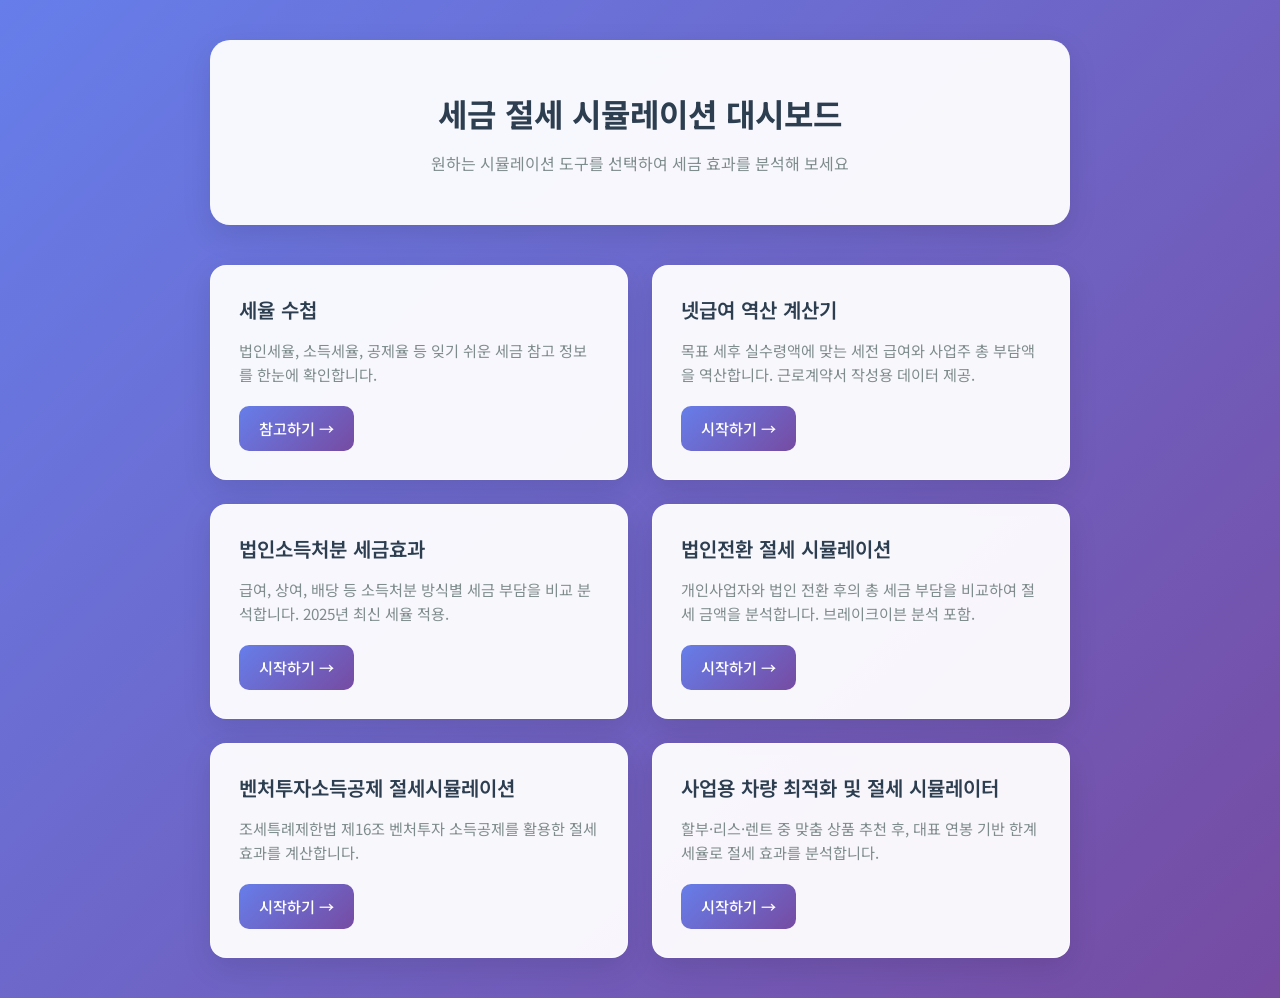
<file: index.html>
<!DOCTYPE html>
<html lang="ko">
<head>
    <meta charset="UTF-8">
    <meta name="viewport" content="width=device-width, initial-scale=1.0">
    <title>세금 절세 시뮬레이션 대시보드</title>
    <link rel="stylesheet" href="styles.css">
    <link href="https://fonts.googleapis.com/css2?family=Noto+Sans+KR:wght@300;400;500;700&display=swap" rel="stylesheet">
    <style>
        .dashboard-container {
            max-width: 900px;
            margin: 0 auto;
            padding: 40px 20px;
        }
        .dashboard-header {
            text-align: center;
            background: rgba(255, 255, 255, 0.95);
            padding: 48px 24px;
            border-radius: 20px;
            box-shadow: 0 10px 30px rgba(0, 0, 0, 0.1);
            margin-bottom: 40px;
            backdrop-filter: blur(10px);
        }
        .dashboard-header h1 {
            font-size: 2rem;
            font-weight: 700;
            color: #2c3e50;
            margin-bottom: 12px;
        }
        .dashboard-header .subtitle {
            font-size: 1rem;
            color: #7f8c8d;
            font-weight: 400;
        }
        .dashboard-cards {
            display: grid;
            grid-template-columns: repeat(auto-fit, minmax(320px, 1fr));
            gap: 24px;
        }
        .dashboard-card {
            background: rgba(255, 255, 255, 0.95);
            border-radius: 16px;
            padding: 28px;
            box-shadow: 0 10px 30px rgba(0, 0, 0, 0.1);
            transition: transform 0.2s ease, box-shadow 0.2s ease;
            text-decoration: none;
            color: inherit;
            display: block;
            border: 1px solid rgba(255, 255, 255, 0.5);
        }
        .dashboard-card:hover {
            transform: translateY(-4px);
            box-shadow: 0 14px 40px rgba(0, 0, 0, 0.15);
        }
        .dashboard-card h3 {
            font-size: 1.25rem;
            font-weight: 600;
            color: #2c3e50;
            margin-bottom: 12px;
        }
        .dashboard-card p {
            font-size: 0.95rem;
            color: #7f8c8d;
            line-height: 1.6;
            margin-bottom: 20px;
        }
        .dashboard-card .card-btn {
            display: inline-block;
            padding: 10px 20px;
            background: linear-gradient(135deg, #667eea 0%, #764ba2 100%);
            color: white;
            font-weight: 500;
            font-size: 0.95rem;
            border-radius: 10px;
            transition: opacity 0.2s ease;
        }
        .dashboard-card:hover .card-btn {
            opacity: 0.95;
        }
    </style>
</head>
<body>
    <div class="dashboard-container">
        <header class="dashboard-header">
            <h1>세금 절세 시뮬레이션 대시보드</h1>
            <p class="subtitle">원하는 시뮬레이션 도구를 선택하여 세금 효과를 분석해 보세요</p>
        </header>

        <div class="dashboard-cards">
            <a href="tax-reference.html" class="dashboard-card">
                <h3>세율 수첩</h3>
                <p>법인세율, 소득세율, 공제율 등 잊기 쉬운 세금 참고 정보를 한눈에 확인합니다.</p>
                <span class="card-btn">참고하기 →</span>
            </a>
            <a href="net-salary.html" class="dashboard-card">
                <h3>넷급여 역산 계산기</h3>
                <p>목표 세후 실수령액에 맞는 세전 급여와 사업주 총 부담액을 역산합니다. 근로계약서 작성용 데이터 제공.</p>
                <span class="card-btn">시작하기 →</span>
            </a>
            <a href="corporate-income.html" class="dashboard-card">
                <h3>법인소득처분 세금효과</h3>
                <p>급여, 상여, 배당 등 소득처분 방식별 세금 부담을 비교 분석합니다. 2025년 최신 세율 적용.</p>
                <span class="card-btn">시작하기 →</span>
            </a>
            <a href="corporation-conversion.html" class="dashboard-card">
                <h3>법인전환 절세 시뮬레이션</h3>
                <p>개인사업자와 법인 전환 후의 총 세금 부담을 비교하여 절세 금액을 분석합니다. 브레이크이븐 분석 포함.</p>
                <span class="card-btn">시작하기 →</span>
            </a>
            <a href="venture.html" class="dashboard-card">
                <h3>벤처투자소득공제 절세시뮬레이션</h3>
                <p>조세특례제한법 제16조 벤처투자 소득공제를 활용한 절세 효과를 계산합니다.</p>
                <span class="card-btn">시작하기 →</span>
            </a>
            <a href="vehicle-optimization.html" class="dashboard-card">
                <h3>사업용 차량 최적화 및 절세 시뮬레이터</h3>
                <p>할부·리스·렌트 중 맞춤 상품 추천 후, 대표 연봉 기반 한계세율로 절세 효과를 분석합니다.</p>
                <span class="card-btn">시작하기 →</span>
            </a>
        </div>
    </div>
</body>
</html>
</file>
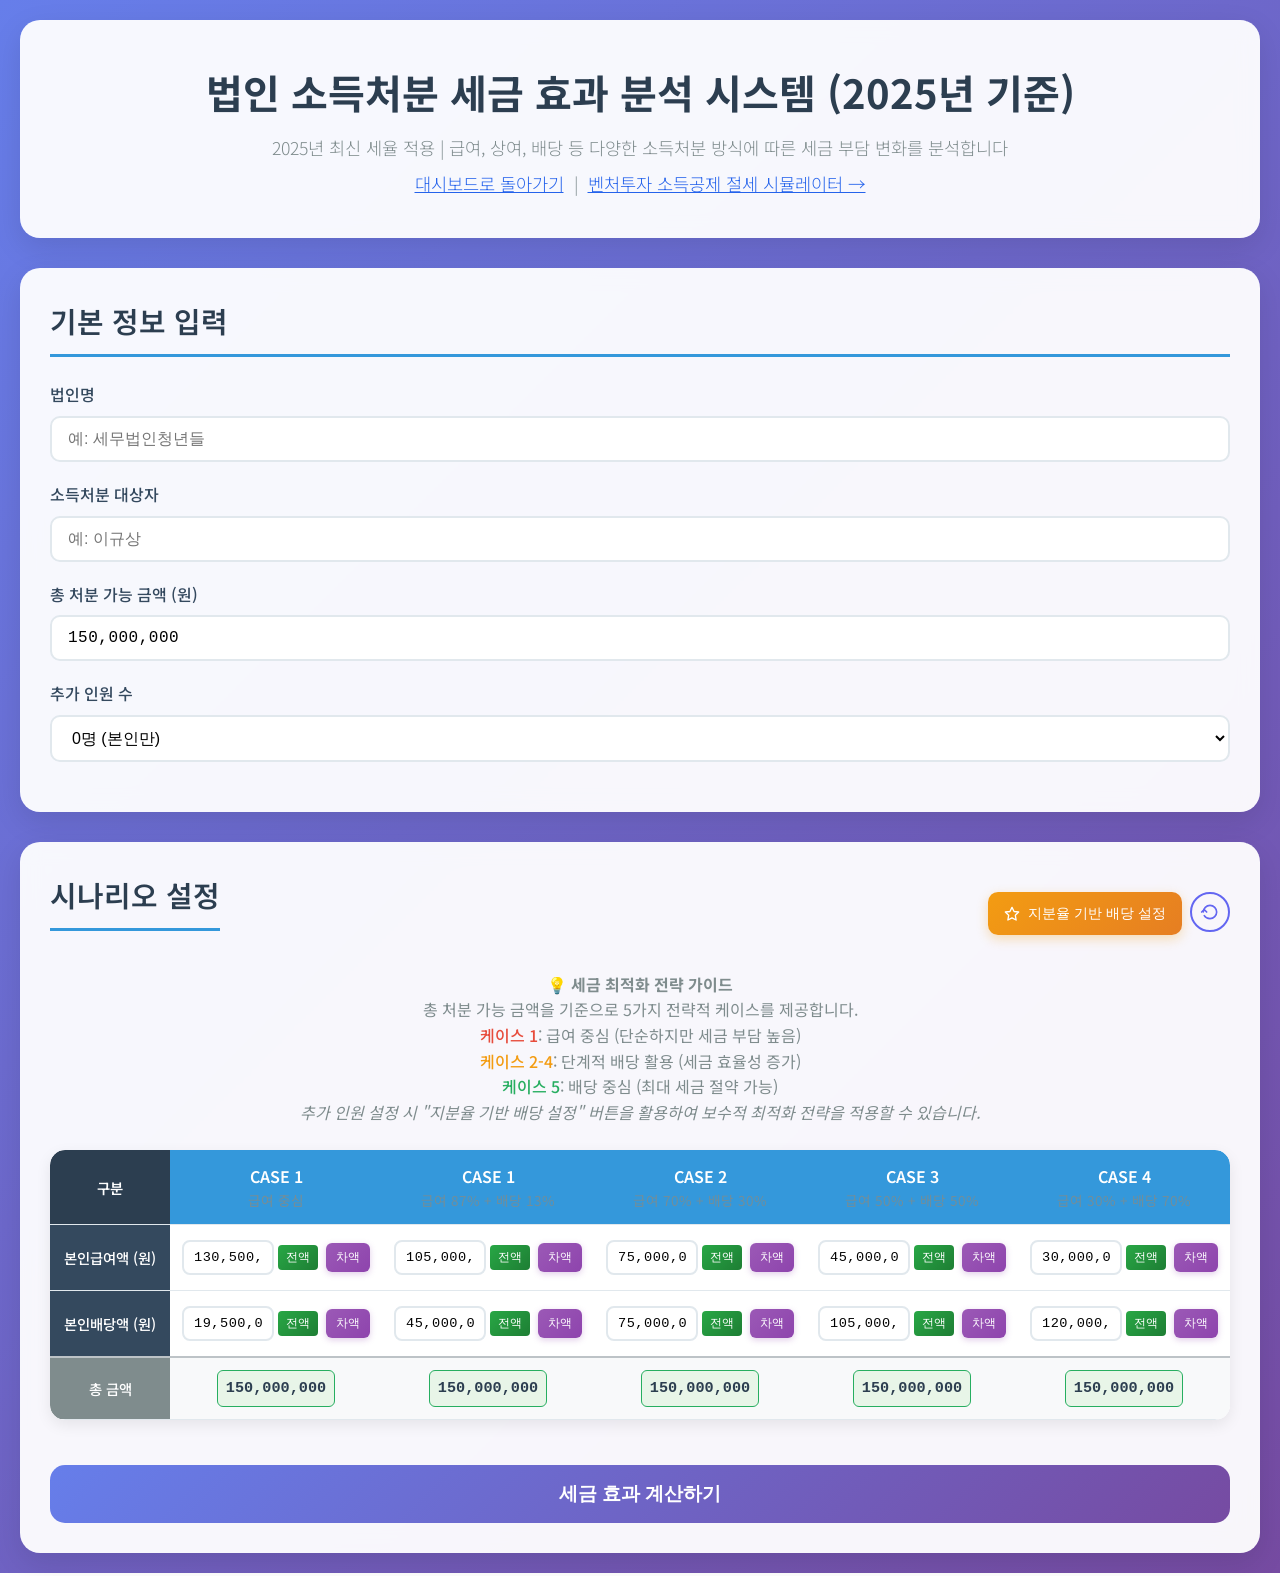
<file: corporate-income.html>
<!DOCTYPE html>
<html lang="ko">
<head>
    <meta charset="UTF-8">
    <meta name="viewport" content="width=device-width, initial-scale=1.0">
    <title>법인 소득처분 세금 효과 분석 (2025년 기준)</title>
    <link rel="stylesheet" href="styles.css">
    <link href="https://fonts.googleapis.com/css2?family=Noto+Sans+KR:wght@300;400;500;700&display=swap" rel="stylesheet">
</head>
<body>
    <div class="container">
        <header class="header">
            <h1>법인 소득처분 세금 효과 분석 시스템 (2025년 기준)</h1>
            <p class="subtitle">2025년 최신 세율 적용 | 급여, 상여, 배당 등 다양한 소득처분 방식에 따른 세금 부담 변화를 분석합니다</p>
            <p class="subtitle" style="margin-top: 0.5rem;">
                <a href="index.html" style="color: #2563eb; text-decoration: underline;">대시보드로 돌아가기</a>
                &nbsp;|&nbsp;
                <a href="venture.html" style="color: #2563eb; text-decoration: underline;">벤처투자 소득공제 절세 시뮬레이터 →</a>
            </p>
        </header>

        <div class="content">
            <!-- 입력 섹션 -->
            <div class="input-section">
                <h2>기본 정보 입력</h2>
                
                <div class="input-group">
                    <label for="company-name">법인명</label>
                    <input type="text" id="company-name" placeholder="예: 세무법인청년들">
                </div>

                <div class="input-group">
                    <label for="person-name">소득처분 대상자</label>
                    <input type="text" id="person-name" placeholder="예: 이규상">
                </div>

                <div class="input-group">
                    <label for="total-amount">총 처분 가능 금액 (원)</label>
                    <input type="text" id="total-amount" placeholder="150,000,000" class="currency-input" style="text-align: left;">
                </div>

                <div class="input-group">
                    <label for="additional-persons">추가 인원 수</label>
                    <select id="additional-persons" onchange="handleAdditionalPersonsChange()">
                        <option value="0">0명 (본인만)</option>
                        <option value="1">1명</option>
                        <option value="2">2명</option>
                        <option value="3">3명</option>
                    </select>
                </div>

                <!-- 지분율 설정 영역 -->
                <div id="equity-section" style="display: none;">
                    <h3>지분율 설정</h3>
                    <p class="equity-description">각 인원별 지분율을 입력하세요. 본인의 급여액에 비례하여 추가 인원들의 배당이 자동 계산됩니다.</p>
                    
                    <div class="equity-grid" id="equity-grid">
                        <div class="equity-item">
                            <label for="equity-main">본인 지분율 (%)</label>
                            <input type="number" id="equity-main" min="0" max="100" value="100" onchange="handleEquityChange('equity-main')">
                        </div>
                    </div>
                    
                    <div class="equity-total">
                        <span>총 지분율: <span id="total-equity">100</span>%</span>
                    </div>
                </div>

            </div>

            <!-- 시나리오 설정 섹션 -->
            <div class="scenario-section">
                <div class="section-header">
                    <h2>시나리오 설정</h2>
                    <div class="section-buttons">
                        <button class="equity-dividend-button" onclick="setAllDividendsByEquity()" title="지분율 기반 배당 설정">
                            <svg width="16" height="16" viewBox="0 0 24 24" fill="none" xmlns="http://www.w3.org/2000/svg">
                                <path d="M12 2L15.09 8.26L22 9L17 14L18.18 21L12 17.77L5.82 21L7 14L2 9L8.91 8.26L12 2Z" stroke="currentColor" stroke-width="2" stroke-linecap="round" stroke-linejoin="round"/>
                            </svg>
                            지분율 기반 배당 설정
                        </button>
                        <button class="reset-button" onclick="resetToInitialValues()" title="초기값으로 리셋">
                            <svg class="reset-icon" viewBox="0 0 24 24" fill="none" xmlns="http://www.w3.org/2000/svg">
                                <path d="M4 12C4 7.58172 7.58172 4 12 4C16.4183 4 20 7.58172 20 12C20 16.4183 16.4183 20 12 20C9.05801 20 6.51244 18.5447 5.12419 16.3297" stroke="currentColor" stroke-width="2" stroke-linecap="round" stroke-linejoin="round"/>
                                <path d="M2 12L5 9L8 12" stroke="currentColor" stroke-width="2" stroke-linecap="round" stroke-linejoin="round"/>
                            </svg>
                        </button>
                    </div>
                </div>
                <p class="scenario-description">
                    <strong>💡 세금 최적화 전략 가이드</strong><br>
                    총 처분 가능 금액을 기준으로 5가지 전략적 케이스를 제공합니다.<br>
                    <span style="color: #e74c3c; font-weight: 500;">케이스 1</span>: 급여 중심 (단순하지만 세금 부담 높음)<br>
                    <span style="color: #f39c12; font-weight: 500;">케이스 2-4</span>: 단계적 배당 활용 (세금 효율성 증가)<br>
                    <span style="color: #27ae60; font-weight: 500;">케이스 5</span>: 배당 중심 (최대 세금 절약 가능)<br>
                    <em>추가 인원 설정 시 "지분율 기반 배당 설정" 버튼을 활용하여 보수적 최적화 전략을 적용할 수 있습니다.</em>
                </p>
                
                <div class="scenario-table-container">
                    <table class="scenario-table">
                        <thead>
                            <tr>
                                <th class="row-header">구분</th>
                                <th class="case-header">CASE 1<br><span class="case-subtitle">급여 중심</span></th>
                                <th class="case-header">CASE 2<br><span class="case-subtitle">혼합 1</span></th>
                                <th class="case-header">CASE 3<br><span class="case-subtitle">혼합 2</span></th>
                                <th class="case-header">CASE 4<br><span class="case-subtitle">혼합 3</span></th>
                                <th class="case-header">CASE 5<br><span class="case-subtitle">배당 중심</span></th>
                            </tr>
                        </thead>
                        <tbody id="scenario-tbody">
                            <tr>
                                <td class="row-label">본인급여액 (원)</td>
                                <td>
                                    <div class="input-with-button">
                                        <input type="text" id="case1-salary" placeholder="130,000,000" class="currency-input table-input main-person-input">
                                        <button class="max-button" onclick="fillRemainingAmount(1, 'salary')" title="남은 전액 입력">전액</button>
                                        <button class="diff-button" onclick="fillDifferenceAmount(1, 'salary')" title="차액 입력">차액</button>
                                    </div>
                                </td>
                                <td>
                                    <div class="input-with-button">
                                        <input type="text" id="case2-salary" placeholder="110,000,000" class="currency-input table-input main-person-input">
                                        <button class="max-button" onclick="fillRemainingAmount(2, 'salary')" title="남은 전액 입력">전액</button>
                                        <button class="diff-button" onclick="fillDifferenceAmount(2, 'salary')" title="차액 입력">차액</button>
                                    </div>
                                </td>
                                <td>
                                    <div class="input-with-button">
                                        <input type="text" id="case3-salary" placeholder="90,000,000" class="currency-input table-input main-person-input">
                                        <button class="max-button" onclick="fillRemainingAmount(3, 'salary')" title="남은 전액 입력">전액</button>
                                        <button class="diff-button" onclick="fillDifferenceAmount(3, 'salary')" title="차액 입력">차액</button>
                                    </div>
                                </td>
                                <td>
                                    <div class="input-with-button">
                                        <input type="text" id="case4-salary" placeholder="70,000,000" class="currency-input table-input main-person-input">
                                        <button class="max-button" onclick="fillRemainingAmount(4, 'salary')" title="남은 전액 입력">전액</button>
                                        <button class="diff-button" onclick="fillDifferenceAmount(4, 'salary')" title="차액 입력">차액</button>
                                    </div>
                                </td>
                                <td>
                                    <div class="input-with-button">
                                        <input type="text" id="case5-salary" placeholder="60,000,000" class="currency-input table-input main-person-input">
                                        <button class="max-button" onclick="fillRemainingAmount(5, 'salary')" title="남은 전액 입력">전액</button>
                                        <button class="diff-button" onclick="fillDifferenceAmount(5, 'salary')" title="차액 입력">차액</button>
                                    </div>
                                </td>
                            </tr>
                            <tr>
                                <td class="row-label">본인배당액 (원)</td>
                                <td>
                                    <div class="input-with-button">
                                        <input type="text" id="case1-dividend" placeholder="0" class="currency-input table-input main-person-input">
                                        <button class="max-button" onclick="fillRemainingAmount(1, 'dividend')" title="남은 전액 입력">전액</button>
                                        <button class="diff-button" onclick="fillDifferenceAmount(1, 'dividend')" title="차액 입력">차액</button>
                                    </div>
                                </td>
                                <td>
                                    <div class="input-with-button">
                                        <input type="text" id="case2-dividend" placeholder="20,000,000" class="currency-input table-input main-person-input">
                                        <button class="max-button" onclick="fillRemainingAmount(2, 'dividend')" title="남은 전액 입력">전액</button>
                                        <button class="diff-button" onclick="fillDifferenceAmount(2, 'dividend')" title="차액 입력">차액</button>
                                    </div>
                                </td>
                                <td>
                                    <div class="input-with-button">
                                        <input type="text" id="case3-dividend" placeholder="40,000,000" class="currency-input table-input main-person-input">
                                        <button class="max-button" onclick="fillRemainingAmount(3, 'dividend')" title="남은 전액 입력">전액</button>
                                        <button class="diff-button" onclick="fillDifferenceAmount(3, 'dividend')" title="차액 입력">차액</button>
                                    </div>
                                </td>
                                <td>
                                    <div class="input-with-button">
                                        <input type="text" id="case4-dividend" placeholder="60,000,000" class="currency-input table-input main-person-input">
                                        <button class="max-button" onclick="fillRemainingAmount(4, 'dividend')" title="남은 전액 입력">전액</button>
                                        <button class="diff-button" onclick="fillDifferenceAmount(4, 'dividend')" title="차액 입력">차액</button>
                                    </div>
                                </td>
                                <td>
                                    <div class="input-with-button">
                                        <input type="text" id="case5-dividend" placeholder="70,000,000" class="currency-input table-input main-person-input">
                                        <button class="max-button" onclick="fillRemainingAmount(5, 'dividend')" title="남은 전액 입력">전액</button>
                                        <button class="diff-button" onclick="fillDifferenceAmount(5, 'dividend')" title="차액 입력">차액</button>
                                    </div>
                                </td>
                            </tr>
                            <!-- 추가 인원 행들이 여기에 동적으로 삽입됩니다 -->
                            <!-- 추가 인원들이 여기에 동적으로 삽입됩니다 -->
                            <tr class="total-row">
                                <td class="row-label">총 금액</td>
                                <td><span id="case1-total" class="total-amount">130,000,000</span></td>
                                <td><span id="case2-total" class="total-amount">130,000,000</span></td>
                                <td><span id="case3-total" class="total-amount">130,000,000</span></td>
                                <td><span id="case4-total" class="total-amount">130,000,000</span></td>
                                <td><span id="case5-total" class="total-amount">130,000,000</span></td>
                            </tr>
                        </tbody>
                    </table>
                </div>

                <button class="calculate-button" onclick="calculateTaxEffect()">세금 효과 계산하기</button>
            </div>

            <!-- 결과 섹션 -->
            <div class="results-section" id="results-section" style="display: none;">
                <h2>세금 효과 분석 결과</h2>
                
                <!-- 요약 테이블 -->
                <div class="summary-table">
                    <h3>케이스별 비교 요약</h3>
                    <table id="summary-table">
                        <thead>
                            <tr>
                                <th>구분</th>
                                <th>CASE 1</th>
                                <th>CASE 2</th>
                                <th>CASE 3</th>
                                <th>CASE 4</th>
                                <th>CASE 5</th>
                            </tr>
                        </thead>
                        <tbody>
                            <tr>
                                <td>급여액</td>
                                <td id="summary-salary-1">-</td>
                                <td id="summary-salary-2">-</td>
                                <td id="summary-salary-3">-</td>
                                <td id="summary-salary-4">-</td>
                                <td id="summary-salary-5">-</td>
                            </tr>
                            <tr>
                                <td>배당액</td>
                                <td id="summary-dividend-1">-</td>
                                <td id="summary-dividend-2">-</td>
                                <td id="summary-dividend-3">-</td>
                                <td id="summary-dividend-4">-</td>
                                <td id="summary-dividend-5">-</td>
                            </tr>
                            <tr>
                                <td>개인 소득세</td>
                                <td id="summary-personal-tax-1">-</td>
                                <td id="summary-personal-tax-2">-</td>
                                <td id="summary-personal-tax-3">-</td>
                                <td id="summary-personal-tax-4">-</td>
                                <td id="summary-personal-tax-5">-</td>
                            </tr>
                            <tr>
                                <td>4대보험료</td>
                                <td id="summary-social-insurance-1">-</td>
                                <td id="summary-social-insurance-2">-</td>
                                <td id="summary-social-insurance-3">-</td>
                                <td id="summary-social-insurance-4">-</td>
                                <td id="summary-social-insurance-5">-</td>
                            </tr>
                            <tr class="highlight-row">
                                <td><strong>총 개인부담액 + 회사부담분 사회보험료</strong></td>
                                <td id="summary-total-personal-burden-1">-</td>
                                <td id="summary-total-personal-burden-2">-</td>
                                <td id="summary-total-personal-burden-3">-</td>
                                <td id="summary-total-personal-burden-4">-</td>
                                <td id="summary-total-personal-burden-5">-</td>
                            </tr>
                            <tr>
                                <td>
                                    법인세 절감
                                    <div class="corp-tax-explanation">급여 및 회사부담분 사회보험료는 비용으로 인정되어 법인세를 절감시킵니다</div>
                                </td>
                                <td id="summary-corp-saving-1">-</td>
                                <td id="summary-corp-saving-2">-</td>
                                <td id="summary-corp-saving-3">-</td>
                                <td id="summary-corp-saving-4">-</td>
                                <td id="summary-corp-saving-5">-</td>
                            </tr>
                            <tr class="total-row">
                                <td>실질 부담 총세금</td>
                                <td id="summary-net-effect-1">-</td>
                                <td id="summary-net-effect-2">-</td>
                                <td id="summary-net-effect-3">-</td>
                                <td id="summary-net-effect-4">-</td>
                                <td id="summary-net-effect-5">-</td>
                            </tr>
                        </tbody>
                    </table>
                </div>

                <!-- 상세 분석 -->
                <div class="detailed-analysis">
                    <h3>상세 세금 계산</h3>
                    <div class="detail-tabs">
                        <button class="tab-button active" onclick="showDetail('detail1')">CASE 1</button>
                        <button class="tab-button" onclick="showDetail('detail2')">CASE 2</button>
                        <button class="tab-button" onclick="showDetail('detail3')">CASE 3</button>
                        <button class="tab-button" onclick="showDetail('detail4')">CASE 4</button>
                        <button class="tab-button" onclick="showDetail('detail5')">CASE 5</button>
                    </div>

                    <div id="detail1" class="detail-content active">
                        <div class="detail-cards">
                            <div class="detail-card">
                                <h4>근로소득 계산</h4>
                                <div class="calculation-item">
                                    <span>총급여액:</span>
                                    <span id="detail1-total-salary">-</span>
                                </div>
                                <div class="calculation-item calculation-item-with-explanation">
                                    <div class="main-calculation">
                                        <span>근로소득공제:</span>
                                        <span id="detail1-salary-deduction">-</span>
                                    </div>
                                    <div class="calculation-explanation" id="detail1-salary-deduction-explanation">-</div>
                                </div>
                                <div class="calculation-item">
                                    <span>근로소득금액:</span>
                                    <span id="detail1-salary-income">-</span>
                                </div>
                            </div>

                            <div class="detail-card">
                                <h4>4대보험료 계산</h4>
                                <div class="calculation-item calculation-item-with-explanation tooltip-container">
                                    <div class="main-calculation">
                                        <span>근로자 부담분:</span>
                                        <span id="detail1-social-insurance" class="tooltip-trigger">-</span>
                                    </div>
                                    <div class="calculation-explanation" id="detail1-social-insurance-explanation">-</div>
                                </div>
                                <div class="calculation-item calculation-item-with-explanation">
                                    <div class="main-calculation">
                                        <span>회사 부담분:</span>
                                        <span id="detail1-company-insurance">-</span>
                                    </div>
                                    <div class="calculation-explanation" id="detail1-company-insurance-explanation">-</div>
                                </div>
                            </div>

                            <div class="detail-card">
                                <h4>배당소득 계산</h4>
                                <div class="calculation-item">
                                    <span>배당소득:</span>
                                    <span id="detail1-dividend-income">-</span>
                                </div>
                                <div class="calculation-item calculation-item-with-explanation">
                                    <div class="main-calculation">
                                        <span>Gross Up:</span>
                                        <span id="detail1-gross-up">-</span>
                                    </div>
                                    <div class="calculation-explanation" id="detail1-gross-up-explanation">-</div>
                                </div>
                                <div class="calculation-item calculation-item-with-explanation">
                                    <div class="main-calculation">
                                        <span>배당세액공제:</span>
                                        <span id="detail1-dividend-credit">-</span>
                                    </div>
                                    <div class="calculation-explanation" id="detail1-dividend-credit-explanation">-</div>
                                </div>
                            </div>

                            <div class="detail-card">
                                <h4>종합소득세 계산</h4>
                                <div class="calculation-item">
                                    <span>종합소득금액:</span>
                                    <span id="detail1-total-income">-</span>
                                </div>
                                <div class="calculation-item calculation-item-with-explanation">
                                    <div class="main-calculation">
                                        <span>소득공제:</span>
                                        <span id="detail1-income-deduction">-</span>
                                    </div>
                                    <div class="calculation-explanation" id="detail1-income-deduction-explanation">-</div>
                                </div>
                                <div class="calculation-item">
                                    <span>과세표준:</span>
                                    <span id="detail1-taxable-income">-</span>
                                </div>
                                <div class="calculation-item">
                                    <span>산출세액:</span>
                                    <span id="detail1-calculated-tax">-</span>
                                </div>
                                <div class="calculation-item tax-credit-item">
                                    <span>(-) 배당세액공제:</span>
                                    <span id="detail1-dividend-tax-credit">-</span>
                                </div>
                                <div class="calculation-item tax-credit-item">
                                    <span>(-) 근로소득세액공제:</span>
                                    <span id="detail1-earned-income-tax-credit">-</span>
                                </div>
                                <div class="calculation-item tax-credit-item">
                                    <span>(-) 표준/특별세액공제:</span>
                                    <span id="detail1-standard-tax-credit">-</span>
                                </div>
                                <div class="calculation-item tax-credit-item">
                                    <span>(-) 연금계좌세액공제:</span>
                                    <span id="detail1-pension-tax-credit">-</span>
                                </div>
                                <div class="calculation-item total-credit-item">
                                    <span>= 총 세액공제:</span>
                                    <span id="detail1-total-tax-credit">-</span>
                                </div>
                                <div class="calculation-item final-tax-item">
                                    <span>결정세액:</span>
                                    <span id="detail1-final-tax">-</span>
                                </div>
                            </div>
                        </div>
                    </div>

                    <!-- 나머지 케이스들도 동일한 구조로 복사 -->
                    <div id="detail2" class="detail-content">
                        <div class="detail-cards">
                            <div class="detail-card">
                                <h4>근로소득 계산</h4>
                                <div class="calculation-item">
                                    <span>총급여액:</span>
                                    <span id="detail2-total-salary">-</span>
                                </div>
                                <div class="calculation-item calculation-item-with-explanation">
                                    <div class="main-calculation">
                                        <span>근로소득공제:</span>
                                        <span id="detail2-salary-deduction">-</span>
                                    </div>
                                    <div class="calculation-explanation" id="detail2-salary-deduction-explanation">-</div>
                                </div>
                                <div class="calculation-item">
                                    <span>근로소득금액:</span>
                                    <span id="detail2-salary-income">-</span>
                                </div>
                            </div>

                            <div class="detail-card">
                                <h4>4대보험료 계산</h4>
                                <div class="calculation-item calculation-item-with-explanation tooltip-container">
                                    <div class="main-calculation">
                                        <span>근로자 부담분:</span>
                                        <span id="detail2-social-insurance" class="tooltip-trigger">-</span>
                                    </div>
                                    <div class="calculation-explanation" id="detail2-social-insurance-explanation">-</div>
                                </div>
                                <div class="calculation-item calculation-item-with-explanation">
                                    <div class="main-calculation">
                                        <span>회사 부담분:</span>
                                        <span id="detail2-company-insurance">-</span>
                                    </div>
                                    <div class="calculation-explanation" id="detail2-company-insurance-explanation">-</div>
                                </div>
                            </div>

                            <div class="detail-card">
                                <h4>배당소득 계산</h4>
                                <div class="calculation-item">
                                    <span>배당소득:</span>
                                    <span id="detail2-dividend-income">-</span>
                                </div>
                                <div class="calculation-item calculation-item-with-explanation">
                                    <div class="main-calculation">
                                        <span>Gross Up:</span>
                                        <span id="detail2-gross-up">-</span>
                                    </div>
                                    <div class="calculation-explanation" id="detail2-gross-up-explanation">-</div>
                                </div>
                                <div class="calculation-item calculation-item-with-explanation">
                                    <div class="main-calculation">
                                        <span>배당세액공제:</span>
                                        <span id="detail2-dividend-credit">-</span>
                                    </div>
                                    <div class="calculation-explanation" id="detail2-dividend-credit-explanation">-</div>
                                </div>
                            </div>

                            <div class="detail-card">
                                <h4>종합소득세 계산</h4>
                                <div class="calculation-item">
                                    <span>종합소득금액:</span>
                                    <span id="detail2-total-income">-</span>
                                </div>
                                <div class="calculation-item calculation-item-with-explanation">
                                    <div class="main-calculation">
                                        <span>소득공제:</span>
                                        <span id="detail2-income-deduction">-</span>
                                    </div>
                                    <div class="calculation-explanation" id="detail2-income-deduction-explanation">-</div>
                                </div>
                                <div class="calculation-item">
                                    <span>과세표준:</span>
                                    <span id="detail2-taxable-income">-</span>
                                </div>
                                <div class="calculation-item">
                                    <span>산출세액:</span>
                                    <span id="detail2-calculated-tax">-</span>
                                </div>
                                <div class="calculation-item tax-credit-item">
                                    <span>(-) 배당세액공제:</span>
                                    <span id="detail2-dividend-tax-credit">-</span>
                                </div>
                                <div class="calculation-item tax-credit-item">
                                    <span>(-) 근로소득세액공제:</span>
                                    <span id="detail2-earned-income-tax-credit">-</span>
                                </div>
                                <div class="calculation-item tax-credit-item">
                                    <span>(-) 표준/특별세액공제:</span>
                                    <span id="detail2-standard-tax-credit">-</span>
                                </div>
                                <div class="calculation-item tax-credit-item">
                                    <span>(-) 연금계좌세액공제:</span>
                                    <span id="detail2-pension-tax-credit">-</span>
                                </div>
                                <div class="calculation-item total-credit-item">
                                    <span>= 총 세액공제:</span>
                                    <span id="detail2-total-tax-credit">-</span>
                                </div>
                                <div class="calculation-item final-tax-item">
                                    <span>결정세액:</span>
                                    <span id="detail2-final-tax">-</span>
                                </div>
                            </div>
                        </div>
                    </div>

                    <div id="detail3" class="detail-content">
                        <div class="detail-cards">
                            <div class="detail-card">
                                <h4>근로소득 계산</h4>
                                <div class="calculation-item">
                                    <span>총급여액:</span>
                                    <span id="detail3-total-salary">-</span>
                                </div>
                                <div class="calculation-item calculation-item-with-explanation">
                                    <div class="main-calculation">
                                        <span>근로소득공제:</span>
                                        <span id="detail3-salary-deduction">-</span>
                                    </div>
                                    <div class="calculation-explanation" id="detail3-salary-deduction-explanation">-</div>
                                </div>
                                <div class="calculation-item">
                                    <span>근로소득금액:</span>
                                    <span id="detail3-salary-income">-</span>
                                </div>
                            </div>

                            <div class="detail-card">
                                <h4>4대보험료 계산</h4>
                                <div class="calculation-item calculation-item-with-explanation tooltip-container">
                                    <div class="main-calculation">
                                        <span>근로자 부담분:</span>
                                        <span id="detail3-social-insurance" class="tooltip-trigger">-</span>
                                    </div>
                                    <div class="calculation-explanation" id="detail3-social-insurance-explanation">-</div>
                                </div>
                                <div class="calculation-item calculation-item-with-explanation">
                                    <div class="main-calculation">
                                        <span>회사 부담분:</span>
                                        <span id="detail3-company-insurance">-</span>
                                    </div>
                                    <div class="calculation-explanation" id="detail3-company-insurance-explanation">-</div>
                                </div>
                            </div>

                            <div class="detail-card">
                                <h4>배당소득 계산</h4>
                                <div class="calculation-item">
                                    <span>배당소득:</span>
                                    <span id="detail3-dividend-income">-</span>
                                </div>
                                <div class="calculation-item calculation-item-with-explanation">
                                    <div class="main-calculation">
                                        <span>Gross Up:</span>
                                        <span id="detail3-gross-up">-</span>
                                    </div>
                                    <div class="calculation-explanation" id="detail3-gross-up-explanation">-</div>
                                </div>
                                <div class="calculation-item calculation-item-with-explanation">
                                    <div class="main-calculation">
                                        <span>배당세액공제:</span>
                                        <span id="detail3-dividend-credit">-</span>
                                    </div>
                                    <div class="calculation-explanation" id="detail3-dividend-credit-explanation">-</div>
                                </div>
                            </div>

                            <div class="detail-card">
                                <h4>종합소득세 계산</h4>
                                <div class="calculation-item">
                                    <span>종합소득금액:</span>
                                    <span id="detail3-total-income">-</span>
                                </div>
                                <div class="calculation-item calculation-item-with-explanation">
                                    <div class="main-calculation">
                                        <span>소득공제:</span>
                                        <span id="detail3-income-deduction">-</span>
                                    </div>
                                    <div class="calculation-explanation" id="detail3-income-deduction-explanation">-</div>
                                </div>
                                <div class="calculation-item">
                                    <span>과세표준:</span>
                                    <span id="detail3-taxable-income">-</span>
                                </div>
                                <div class="calculation-item">
                                    <span>산출세액:</span>
                                    <span id="detail3-calculated-tax">-</span>
                                </div>
                                <div class="calculation-item tax-credit-item">
                                    <span>(-) 배당세액공제:</span>
                                    <span id="detail3-dividend-tax-credit">-</span>
                                </div>
                                <div class="calculation-item tax-credit-item">
                                    <span>(-) 근로소득세액공제:</span>
                                    <span id="detail3-earned-income-tax-credit">-</span>
                                </div>
                                <div class="calculation-item tax-credit-item">
                                    <span>(-) 표준/특별세액공제:</span>
                                    <span id="detail3-standard-tax-credit">-</span>
                                </div>
                                <div class="calculation-item tax-credit-item">
                                    <span>(-) 연금계좌세액공제:</span>
                                    <span id="detail3-pension-tax-credit">-</span>
                                </div>
                                <div class="calculation-item total-credit-item">
                                    <span>= 총 세액공제:</span>
                                    <span id="detail3-total-tax-credit">-</span>
                                </div>
                                <div class="calculation-item final-tax-item">
                                    <span>결정세액:</span>
                                    <span id="detail3-final-tax">-</span>
                                </div>
                            </div>
                        </div>
                    </div>

                    <div id="detail4" class="detail-content">
                        <div class="detail-cards">
                            <div class="detail-card">
                                <h4>근로소득 계산</h4>
                                <div class="calculation-item">
                                    <span>총급여액:</span>
                                    <span id="detail4-total-salary">-</span>
                                </div>
                                <div class="calculation-item calculation-item-with-explanation">
                                    <div class="main-calculation">
                                        <span>근로소득공제:</span>
                                        <span id="detail4-salary-deduction">-</span>
                                    </div>
                                    <div class="calculation-explanation" id="detail4-salary-deduction-explanation">-</div>
                                </div>
                                <div class="calculation-item">
                                    <span>근로소득금액:</span>
                                    <span id="detail4-salary-income">-</span>
                                </div>
                            </div>

                            <div class="detail-card">
                                <h4>4대보험료 계산</h4>
                                <div class="calculation-item calculation-item-with-explanation tooltip-container">
                                    <div class="main-calculation">
                                        <span>근로자 부담분:</span>
                                        <span id="detail4-social-insurance" class="tooltip-trigger">-</span>
                                    </div>
                                    <div class="calculation-explanation" id="detail4-social-insurance-explanation">-</div>
                                </div>
                                <div class="calculation-item calculation-item-with-explanation">
                                    <div class="main-calculation">
                                        <span>회사 부담분:</span>
                                        <span id="detail4-company-insurance">-</span>
                                    </div>
                                    <div class="calculation-explanation" id="detail4-company-insurance-explanation">-</div>
                                </div>
                            </div>

                            <div class="detail-card">
                                <h4>배당소득 계산</h4>
                                <div class="calculation-item">
                                    <span>배당소득:</span>
                                    <span id="detail4-dividend-income">-</span>
                                </div>
                                <div class="calculation-item calculation-item-with-explanation">
                                    <div class="main-calculation">
                                        <span>Gross Up:</span>
                                        <span id="detail4-gross-up">-</span>
                                    </div>
                                    <div class="calculation-explanation" id="detail4-gross-up-explanation">-</div>
                                </div>
                                <div class="calculation-item calculation-item-with-explanation">
                                    <div class="main-calculation">
                                        <span>배당세액공제:</span>
                                        <span id="detail4-dividend-credit">-</span>
                                    </div>
                                    <div class="calculation-explanation" id="detail4-dividend-credit-explanation">-</div>
                                </div>
                            </div>

                            <div class="detail-card">
                                <h4>종합소득세 계산</h4>
                                <div class="calculation-item">
                                    <span>종합소득금액:</span>
                                    <span id="detail4-total-income">-</span>
                                </div>
                                <div class="calculation-item calculation-item-with-explanation">
                                    <div class="main-calculation">
                                        <span>소득공제:</span>
                                        <span id="detail4-income-deduction">-</span>
                                    </div>
                                    <div class="calculation-explanation" id="detail4-income-deduction-explanation">-</div>
                                </div>
                                <div class="calculation-item">
                                    <span>과세표준:</span>
                                    <span id="detail4-taxable-income">-</span>
                                </div>
                                <div class="calculation-item">
                                    <span>산출세액:</span>
                                    <span id="detail4-calculated-tax">-</span>
                                </div>
                                <div class="calculation-item tax-credit-item">
                                    <span>(-) 배당세액공제:</span>
                                    <span id="detail4-dividend-tax-credit">-</span>
                                </div>
                                <div class="calculation-item tax-credit-item">
                                    <span>(-) 근로소득세액공제:</span>
                                    <span id="detail4-earned-income-tax-credit">-</span>
                                </div>
                                <div class="calculation-item tax-credit-item">
                                    <span>(-) 표준/특별세액공제:</span>
                                    <span id="detail4-standard-tax-credit">-</span>
                                </div>
                                <div class="calculation-item tax-credit-item">
                                    <span>(-) 연금계좌세액공제:</span>
                                    <span id="detail4-pension-tax-credit">-</span>
                                </div>
                                <div class="calculation-item total-credit-item">
                                    <span>= 총 세액공제:</span>
                                    <span id="detail4-total-tax-credit">-</span>
                                </div>
                                <div class="calculation-item final-tax-item">
                                    <span>결정세액:</span>
                                    <span id="detail4-final-tax">-</span>
                                </div>
                            </div>
                        </div>
                    </div>

                    <div id="detail5" class="detail-content">
                        <div class="detail-cards">
                            <div class="detail-card">
                                <h4>근로소득 계산</h4>
                                <div class="calculation-item">
                                    <span>총급여액:</span>
                                    <span id="detail5-total-salary">-</span>
                                </div>
                                <div class="calculation-item calculation-item-with-explanation">
                                    <div class="main-calculation">
                                        <span>근로소득공제:</span>
                                        <span id="detail5-salary-deduction">-</span>
                                    </div>
                                    <div class="calculation-explanation" id="detail5-salary-deduction-explanation">-</div>
                                </div>
                                <div class="calculation-item">
                                    <span>근로소득금액:</span>
                                    <span id="detail5-salary-income">-</span>
                                </div>
                            </div>

                            <div class="detail-card">
                                <h4>4대보험료 계산</h4>
                                <div class="calculation-item calculation-item-with-explanation tooltip-container">
                                    <div class="main-calculation">
                                        <span>근로자 부담분:</span>
                                        <span id="detail5-social-insurance" class="tooltip-trigger">-</span>
                                    </div>
                                    <div class="calculation-explanation" id="detail5-social-insurance-explanation">-</div>
                                </div>
                                <div class="calculation-item calculation-item-with-explanation">
                                    <div class="main-calculation">
                                        <span>회사 부담분:</span>
                                        <span id="detail5-company-insurance">-</span>
                                    </div>
                                    <div class="calculation-explanation" id="detail5-company-insurance-explanation">-</div>
                                </div>
                            </div>

                            <div class="detail-card">
                                <h4>배당소득 계산</h4>
                                <div class="calculation-item">
                                    <span>배당소득:</span>
                                    <span id="detail5-dividend-income">-</span>
                                </div>
                                <div class="calculation-item calculation-item-with-explanation">
                                    <div class="main-calculation">
                                        <span>Gross Up:</span>
                                        <span id="detail5-gross-up">-</span>
                                    </div>
                                    <div class="calculation-explanation" id="detail5-gross-up-explanation">-</div>
                                </div>
                                <div class="calculation-item calculation-item-with-explanation">
                                    <div class="main-calculation">
                                        <span>배당세액공제:</span>
                                        <span id="detail5-dividend-credit">-</span>
                                    </div>
                                    <div class="calculation-explanation" id="detail5-dividend-credit-explanation">-</div>
                                </div>
                            </div>

                            <div class="detail-card">
                                <h4>종합소득세 계산</h4>
                                <div class="calculation-item">
                                    <span>종합소득금액:</span>
                                    <span id="detail5-total-income">-</span>
                                </div>
                                <div class="calculation-item calculation-item-with-explanation">
                                    <div class="main-calculation">
                                        <span>소득공제:</span>
                                        <span id="detail5-income-deduction">-</span>
                                    </div>
                                    <div class="calculation-explanation" id="detail5-income-deduction-explanation">-</div>
                                </div>
                                <div class="calculation-item">
                                    <span>과세표준:</span>
                                    <span id="detail5-taxable-income">-</span>
                                </div>
                                <div class="calculation-item">
                                    <span>산출세액:</span>
                                    <span id="detail5-calculated-tax">-</span>
                                </div>
                                <div class="calculation-item tax-credit-item">
                                    <span>(-) 배당세액공제:</span>
                                    <span id="detail5-dividend-tax-credit">-</span>
                                </div>
                                <div class="calculation-item tax-credit-item">
                                    <span>(-) 근로소득세액공제:</span>
                                    <span id="detail5-earned-income-tax-credit">-</span>
                                </div>
                                <div class="calculation-item tax-credit-item">
                                    <span>(-) 표준/특별세액공제:</span>
                                    <span id="detail5-standard-tax-credit">-</span>
                                </div>
                                <div class="calculation-item tax-credit-item">
                                    <span>(-) 연금계좌세액공제:</span>
                                    <span id="detail5-pension-tax-credit">-</span>
                                </div>
                                <div class="calculation-item total-credit-item">
                                    <span>= 총 세액공제:</span>
                                    <span id="detail5-total-tax-credit">-</span>
                                </div>
                                <div class="calculation-item final-tax-item">
                                    <span>결정세액:</span>
                                    <span id="detail5-final-tax">-</span>
                                </div>
                            </div>
                        </div>
                    </div>
                </div>

                <!-- 최적 추천 -->
                <div class="recommendation">
                    <h3>최적 소득처분 방식 추천</h3>
                    <div class="recommendation-card" id="recommendation-card">
                        <div class="recommendation-content">
                            <h4 id="best-case">-</h4>
                            <p id="recommendation-reason">계산 후 가장 유리한 케이스를 추천해드립니다.</p>
                            <div class="recommendation-details">
                                <div class="recommendation-item">
                                    <span>급여액:</span>
                                    <span id="rec-salary">-</span>
                                </div>
                                <div class="recommendation-item">
                                    <span>배당액:</span>
                                    <span id="rec-dividend">-</span>
                                </div>
                                <div class="recommendation-item">
                                    <span>실질 부담 총세금:</span>
                                    <span id="rec-savings">-</span>
                                </div>
                            </div>
                        </div>
                    </div>
                </div>
            </div>
        </div>
    </div>

    <script src="script.js"></script>
    <script>
        document.addEventListener('DOMContentLoaded', function() {
            var params = new URLSearchParams(window.location.search);
            var total = params.get('total');
            if (total && document.getElementById('total-amount')) {
                var num = parseInt(total, 10) || 0;
                if (num > 0 && typeof formatNumberWithCommas === 'function') {
                    document.getElementById('total-amount').value = formatNumberWithCommas(num);
                    if (typeof updateAllCasesFromTotal === 'function') updateAllCasesFromTotal();
                }
            }
        });
    </script>
</body>
</html>
</file>
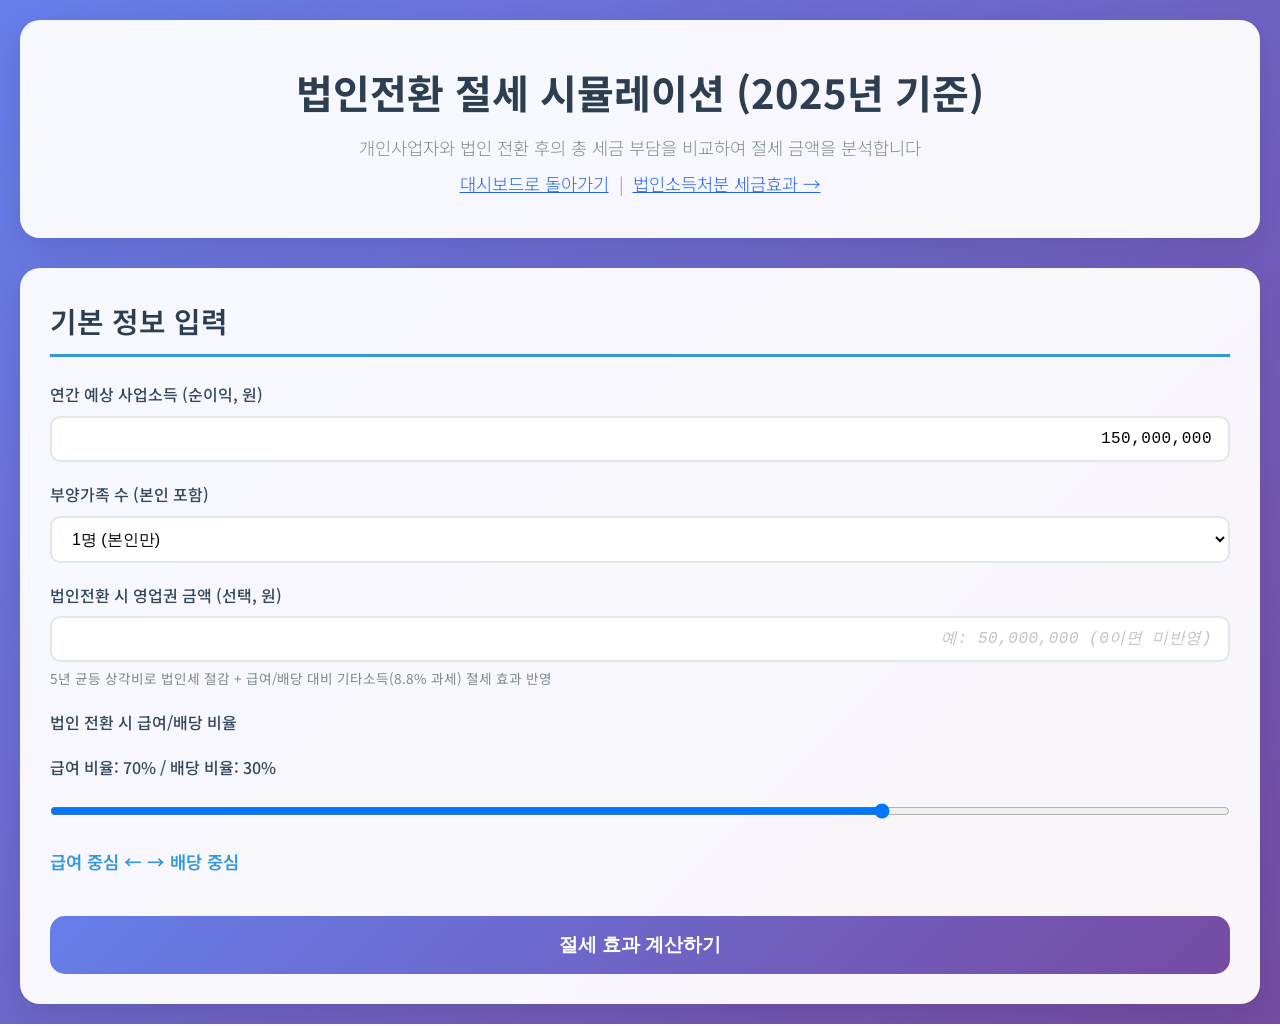
<file: corporation-conversion.html>
<!DOCTYPE html>
<html lang="ko">
<head>
    <meta charset="UTF-8">
    <meta name="viewport" content="width=device-width, initial-scale=1.0">
    <title>법인전환 절세 시뮬레이션 (2025년 기준)</title>
    <link rel="stylesheet" href="styles.css">
    <link href="https://fonts.googleapis.com/css2?family=Noto+Sans+KR:wght@300;400;500;700&display=swap" rel="stylesheet">
    <style>
        .ratio-slider-container { margin: 20px 0; }
        .ratio-slider-container label { display: block; margin-bottom: 8px; font-weight: 500; }
        .ratio-display { font-size: 1.1rem; color: #3498db; font-weight: 600; margin-top: 8px; }
        .comparison-grid {
            display: grid;
            grid-template-columns: minmax(0, 1fr) minmax(0, 1fr) minmax(0, 1fr);
            gap: 16px;
            margin: 24px 0;
        }
        @media (max-width: 1100px) {
            .comparison-grid { gap: 12px; }
            .comparison-card { padding: 16px; }
        }
        @media (max-width: 768px) { .comparison-grid { grid-template-columns: 1fr; } }
        .comparison-card {
            min-width: 0;
            overflow: hidden;
            padding: 24px;
            border-radius: 16px;
            border: 2px solid #e1e8ed;
        }
        .comparison-card .scenario-table { min-width: 0; width: 100%; }
        .comparison-card.individual { border-color: #e74c3c; background: rgba(231, 76, 60, 0.05); }
        .comparison-card.corporate { border-color: #27ae60; background: rgba(39, 174, 96, 0.05); }
        .comparison-card h4 { margin-bottom: 16px; font-size: 1.2rem; }
        .savings-highlight {
            font-size: 1.5rem;
            font-weight: 700;
            padding: 20px;
            border-radius: 12px;
            text-align: center;
            margin: 20px 0;
        }
        .savings-positive { background: rgba(39, 174, 96, 0.2); color: #27ae60; }
        .savings-negative { background: rgba(231, 76, 60, 0.2); color: #e74c3c; }
        .break-even-section { margin-top: 30px; padding-top: 24px; border-top: 2px solid #e1e8ed; }
        .disclaimer-box { font-size: 0.9rem; color: #7f8c8d; margin-top: 24px; padding: 16px; background: #f8f9fa; border-radius: 10px; }
        .net-row td { font-weight: 600; background: rgba(52, 152, 219, 0.08); }
    </style>
</head>
<body>
    <div class="container">
        <header class="header">
            <h1>법인전환 절세 시뮬레이션 (2025년 기준)</h1>
            <p class="subtitle">개인사업자와 법인 전환 후의 총 세금 부담을 비교하여 절세 금액을 분석합니다</p>
            <p class="subtitle" style="margin-top: 0.5rem;">
                <a href="index.html" style="color: #2563eb; text-decoration: underline;">대시보드로 돌아가기</a>
                &nbsp;|&nbsp;
                <a href="corporate-income.html" style="color: #2563eb; text-decoration: underline;">법인소득처분 세금효과 →</a>
            </p>
        </header>

        <div class="content">
            <!-- 입력 섹션 -->
            <div class="input-section">
                <h2>기본 정보 입력</h2>
                
                <div class="input-group">
                    <label for="business-income">연간 예상 사업소득 (순이익, 원)</label>
                    <input type="text" id="business-income" placeholder="예: 150,000,000" class="currency-input">
                </div>

                <div class="input-group">
                    <label for="family-count">부양가족 수 (본인 포함)</label>
                    <select id="family-count">
                        <option value="1">1명 (본인만)</option>
                        <option value="2">2명</option>
                        <option value="3">3명</option>
                        <option value="4">4명</option>
                        <option value="5">5명</option>
                    </select>
                </div>

                <div class="input-group">
                    <label for="goodwill-amount">법인전환 시 영업권 금액 (선택, 원)</label>
                    <input type="text" id="goodwill-amount" placeholder="예: 50,000,000 (0이면 미반영)" class="currency-input">
                    <p style="font-size: 0.85rem; color: #7f8c8d; margin-top: 6px;">5년 균등 상각비로 법인세 절감 + 급여/배당 대비 기타소득(8.8% 과세) 절세 효과 반영</p>
                </div>

                <div class="input-group">
                    <label>법인 전환 시 급여/배당 비율</label>
                    <div class="ratio-slider-container">
                        <label for="salary-ratio">급여 비율: <span id="salary-ratio-value">70</span>% / 배당 비율: <span id="dividend-ratio-value">30</span>%</label>
                        <input type="range" id="salary-ratio" min="20" max="90" value="70" step="5">
                        <div class="ratio-display">급여 중심 ← → 배당 중심</div>
                    </div>
                </div>

                <button class="calculate-button" onclick="calculateConversionEffect()">절세 효과 계산하기</button>
            </div>

            <!-- 결과 섹션 -->
            <div class="results-section" id="results-section" style="display: none;">
                <h2>절세 효과 분석 결과</h2>
                
                <div class="savings-highlight" id="savings-highlight">
                    <!-- 동적 표시 -->
                </div>
                <p style="font-size: 0.8rem; color: #95a5a6; margin: -8px 0 20px 0; text-align: center;">사업이 확장되면 절세효과는 더 커집니다.</p>

                <div class="comparison-grid">
                    <div class="comparison-card individual">
                        <h4>개인사업자 (전환 전)</h4>
                        <table class="scenario-table">
                            <tbody>
                                <tr><td>사업소득</td><td id="ind-business-income">-</td></tr>
                                <tr><td>종합소득세</td><td id="ind-income-tax">-</td></tr>
                                <tr><td>지방소득세</td><td id="ind-local-tax">-</td></tr>
                                <tr><td>4대보험료</td><td id="ind-social">-</td></tr>
                                <tr class="total-row"><td><strong>총 부담</strong></td><td id="ind-total-tax">-</td></tr>
                                <tr class="net-row"><td><strong>순액</strong></td><td id="ind-net-amount">-</td></tr>
                            </tbody>
                        </table>
                    </div>
                    <div class="comparison-card corporate">
                        <h4>법인 전환 후 A경우 <span class="case-subtitle" id="corp-a-subtitle">(사용자 설정 비율)</span></h4>
                        <table class="scenario-table">
                            <tbody>
                                <tr><td>법인소득</td><td id="corp-a-income">-</td></tr>
                                <tr id="corp-a-goodwill-row" style="display: none;"><td>영업권 상각비</td><td id="corp-a-goodwill-depreciation">-</td></tr>
                                <tr><td>법인세</td><td id="corp-a-tax">-</td></tr>
                                <tr><td>분배 가능 잔액</td><td id="corp-a-distributable">-</td></tr>
                                <tr><td>급여 + 배당</td><td id="corp-a-disposal">-</td></tr>
                                <tr id="corp-a-goodwill-income-row" style="display: none;"><td>영업권(기타소득)</td><td id="corp-a-goodwill-income">-</td></tr>
                                <tr><td>개인소득세</td><td id="corp-a-personal-tax">-</td></tr>
                                <tr id="corp-a-goodwill-tax-row" style="display: none;"><td>영업권 소득세</td><td id="corp-a-goodwill-tax">-</td></tr>
                                <tr><td>지방소득세</td><td id="corp-a-local-tax">-</td></tr>
                                <tr><td>4대보험료</td><td id="corp-a-social">-</td></tr>
                                <tr class="total-row"><td><strong>총 부담</strong></td><td id="corp-a-total">-</td></tr>
                                <tr class="net-row"><td><strong>순액</strong></td><td id="corp-a-net-amount">-</td></tr>
                            </tbody>
                        </table>
                    </div>
                    <div class="comparison-card corporate">
                        <h4>법인 전환 후 B경우 <span class="case-subtitle" id="corp-b-subtitle">(최적 추천 비율)</span></h4>
                        <table class="scenario-table">
                            <tbody>
                                <tr><td>법인소득</td><td id="corp-b-income">-</td></tr>
                                <tr id="corp-b-goodwill-row" style="display: none;"><td>영업권 상각비</td><td id="corp-b-goodwill-depreciation">-</td></tr>
                                <tr><td>법인세</td><td id="corp-b-tax">-</td></tr>
                                <tr><td>분배 가능 잔액</td><td id="corp-b-distributable">-</td></tr>
                                <tr><td>급여 + 배당</td><td id="corp-b-disposal">-</td></tr>
                                <tr id="corp-b-goodwill-income-row" style="display: none;"><td>영업권(기타소득)</td><td id="corp-b-goodwill-income">-</td></tr>
                                <tr><td>개인소득세</td><td id="corp-b-personal-tax">-</td></tr>
                                <tr id="corp-b-goodwill-tax-row" style="display: none;"><td>영업권 소득세</td><td id="corp-b-goodwill-tax">-</td></tr>
                                <tr><td>지방소득세</td><td id="corp-b-local-tax">-</td></tr>
                                <tr><td>4대보험료</td><td id="corp-b-social">-</td></tr>
                                <tr class="total-row"><td><strong>총 부담</strong></td><td id="corp-b-total">-</td></tr>
                                <tr class="net-row"><td><strong>순액</strong></td><td id="corp-b-net-amount">-</td></tr>
                            </tbody>
                        </table>
                    </div>
                </div>

                <div class="summary-table" id="optimal-disposal-section">
                    <h3>최적 소득처분 방식 추천</h3>
                    <p id="optimal-disposal-desc">법인 전환 시 가장 유리한 급여/배당 비율을 추천합니다.</p>
                    <p style="margin-top: 8px; font-size: 0.9rem; color: #7f8c8d;">총 부담 = 법인세 + 개인소득세 + 지방소득세 + 4대보험료</p>
                    <table class="scenario-table" id="optimal-disposal-table" style="margin-top: 12px;">
                        <thead>
                            <tr>
                                <th>케이스</th>
                                <th>급여</th>
                                <th>배당</th>
                                <th>총 부담</th>
                            </tr>
                        </thead>
                        <tbody id="optimal-disposal-tbody"></tbody>
                    </table>
                    <p style="margin-top: 12px;">
                        <a id="optimal-disposal-link" href="corporate-income.html" class="card-btn" style="display: inline-block; padding: 10px 20px; text-decoration: none; color: white; border-radius: 10px;">법인소득처분 세금효과에서 상세 분석 →</a>
                    </p>
                </div>

                <div class="summary-table">
                    <h3>적정 전환 시점 안내</h3>
                    <p id="conversion-tip">과세표준 약 8,800만원 초과 시 개인사업자의 한계세율(35%)이 법인세율(9~19%)보다 높아져 법인 전환이 유리해질 수 있습니다.</p>
                </div>

                <div class="disclaimer-box">
                    <strong>참고 사항</strong>
                    <ul style="margin: 8px 0 0 20px; line-height: 1.8;">
                        <li>법인전환 후 5년 이내 50% 이상 지분 매각 시 양도소득세·취득세 환수 등 불이익이 발생할 수 있습니다.</li>
                        <li>회계·세무 관리비, 기장 비용 등 추가 비용이 발생합니다.</li>
                        <li>실제 적용 시 세무 전문가 상담을 권장합니다.</li>
                    </ul>
                    <p id="goodwill-analysis-note" style="margin-top: 16px; padding-top: 12px; border-top: 1px solid #e1e8ed; display: none; font-size: 0.9rem; color: #5a6c7d; line-height: 1.7;"></p>
                </div>
            </div>

            <!-- 브레이크이븐 분석 섹션 -->
            <div class="results-section" id="break-even-section" style="display: none;">
                <h2>소득구간별 브레이크이븐 분석</h2>
                <p class="subtitle" style="margin-bottom: 20px;">연간 소득 구간별 개인 vs 법인 총세금 비교 (급여 70% / 배당 30% 기준)</p>
                <div class="scenario-table-container">
                    <table class="scenario-table" id="break-even-table">
                        <thead>
                            <tr>
                                <th>연간 소득</th>
                                <th>개인사업자 총세금</th>
                                <th>법인 전환 후 총부담</th>
                                <th>절세 효과</th>
                            </tr>
                        </thead>
                        <tbody id="break-even-tbody">
                        </tbody>
                    </table>
                </div>
                <p id="break-even-point" class="ratio-display" style="margin-top: 16px;"></p>
            </div>
        </div>
    </div>

    <script src="script.js"></script>
    <script src="corporation-conversion.js"></script>
</body>
</html>
</file>
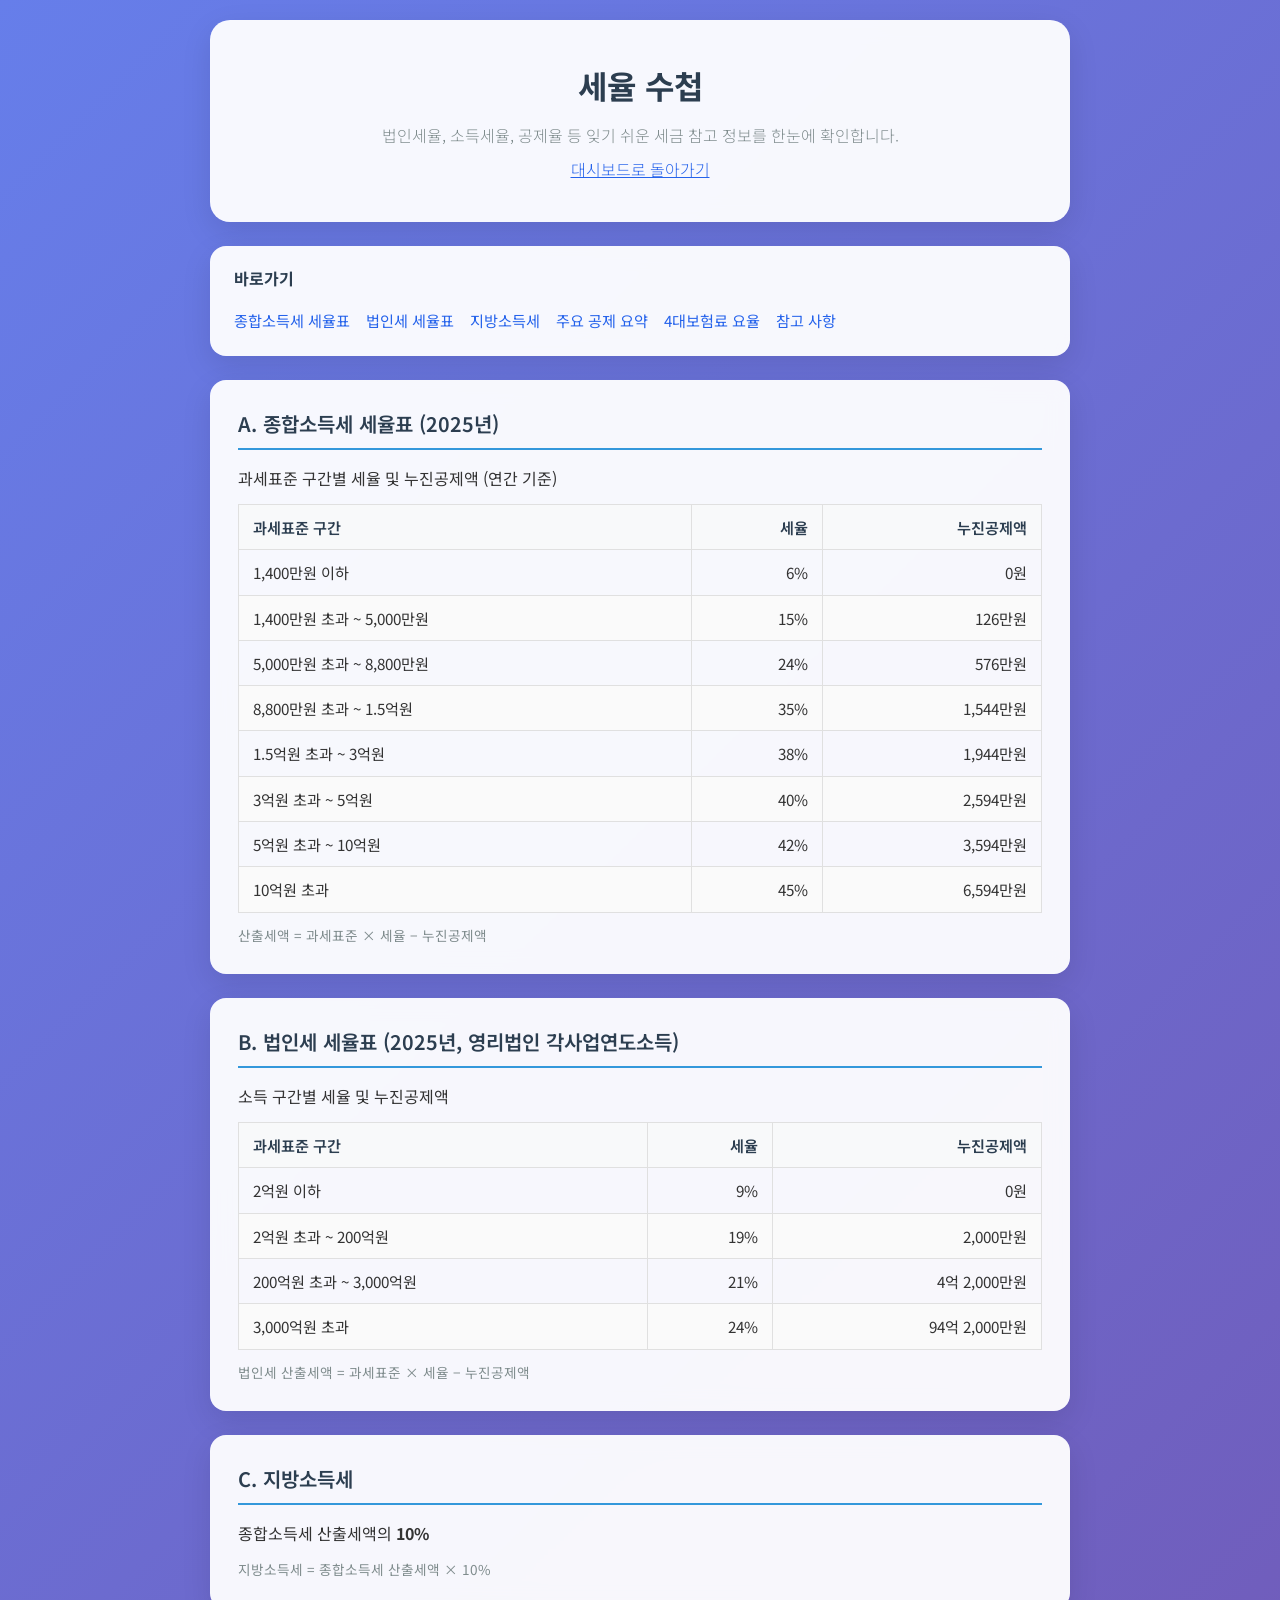
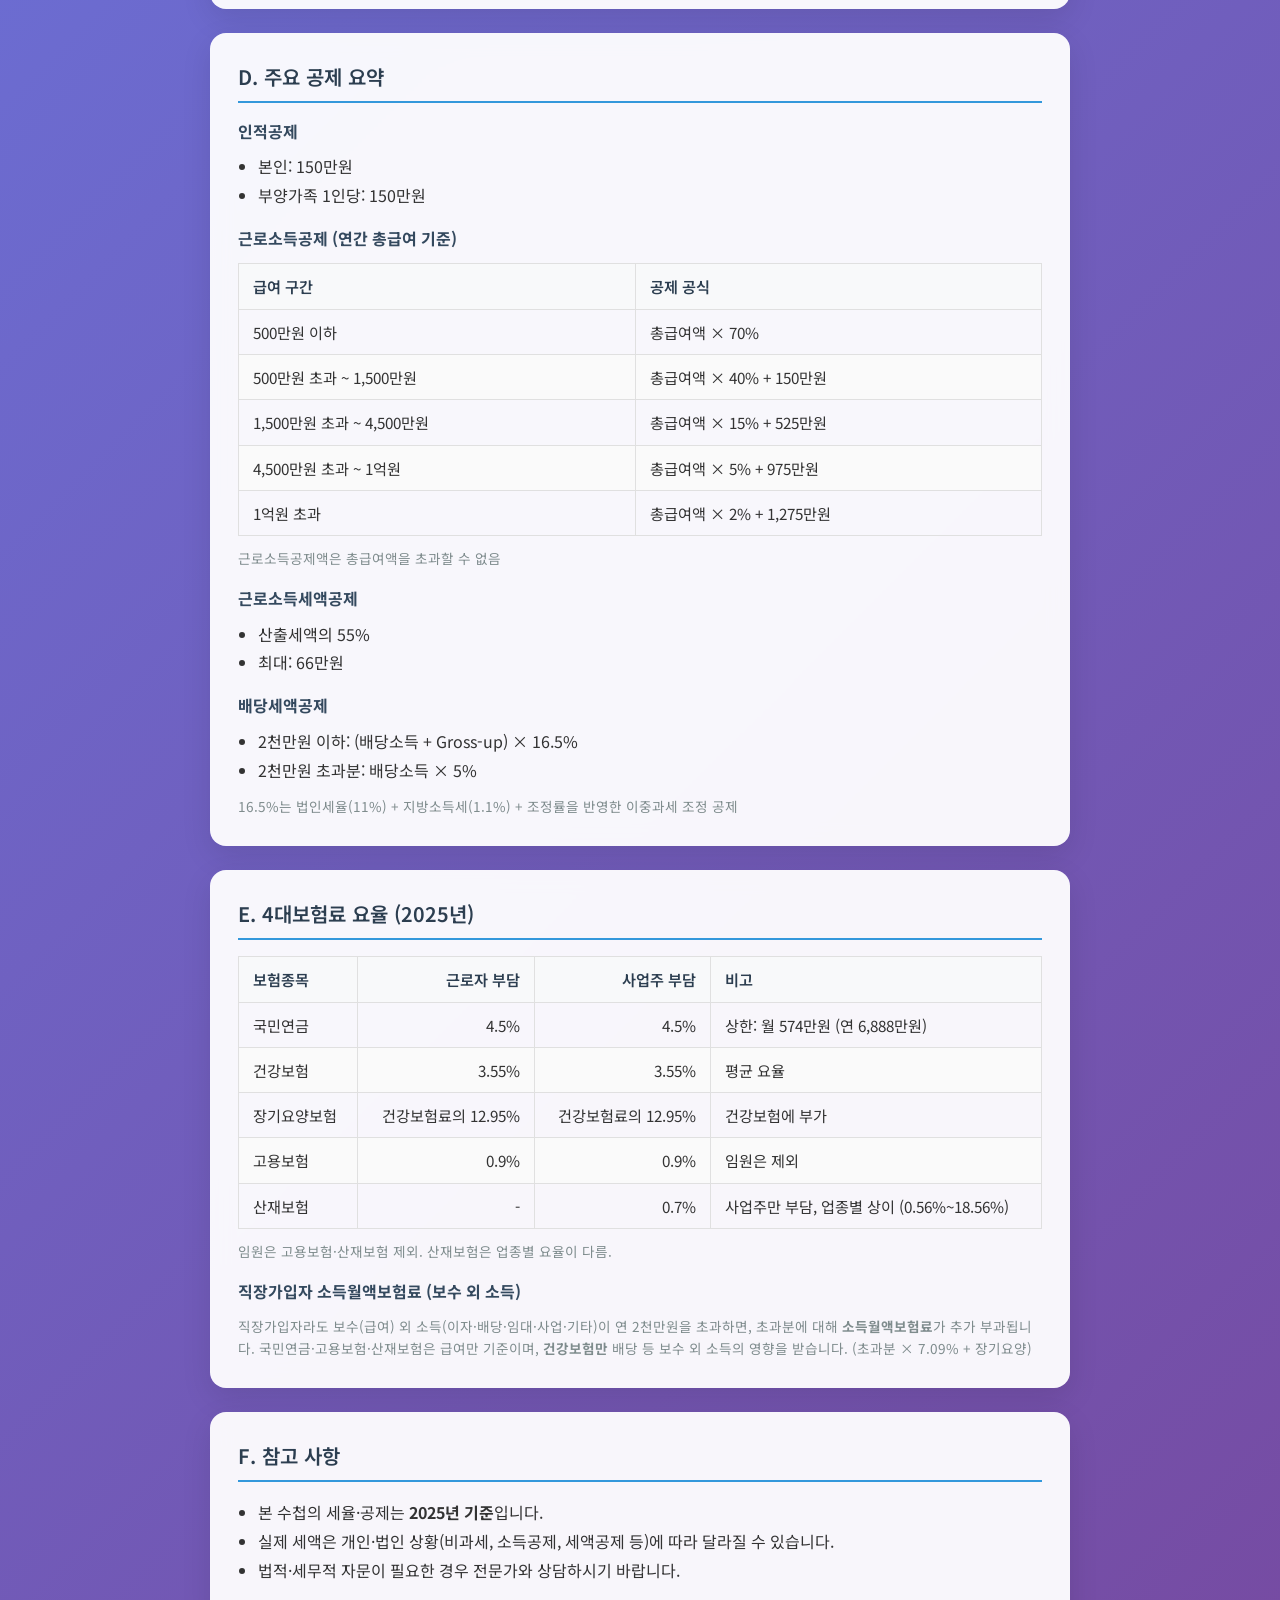
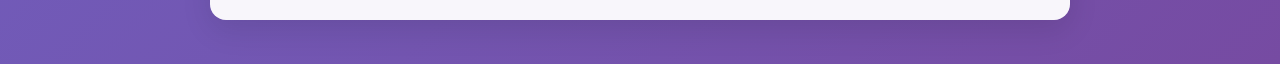
<file: tax-reference.html>
<!DOCTYPE html>
<html lang="ko">
<head>
    <meta charset="UTF-8">
    <meta name="viewport" content="width=device-width, initial-scale=1.0">
    <title>세율 수첩 - 법인세율·소득세율 참고</title>
    <link rel="stylesheet" href="styles.css">
    <link href="https://fonts.googleapis.com/css2?family=Noto+Sans+KR:wght@300;400;500;700&display=swap" rel="stylesheet">
    <style>
        .tax-ref-container { max-width: 900px; margin: 0 auto; padding: 20px; }
        .tax-ref-header {
            text-align: center;
            background: rgba(255, 255, 255, 0.95);
            padding: 40px 24px;
            border-radius: 20px;
            box-shadow: 0 10px 30px rgba(0, 0, 0, 0.1);
            margin-bottom: 24px;
            backdrop-filter: blur(10px);
        }
        .tax-ref-header h1 { font-size: 2rem; font-weight: 700; color: #2c3e50; margin-bottom: 12px; }
        .tax-ref-header .subtitle { font-size: 1rem; color: #7f8c8d; }
        .tax-ref-nav {
            background: rgba(255, 255, 255, 0.95);
            padding: 20px 24px;
            border-radius: 16px;
            box-shadow: 0 10px 30px rgba(0, 0, 0, 0.1);
            margin-bottom: 24px;
            backdrop-filter: blur(10px);
        }
        .tax-ref-nav h3 { font-size: 1rem; color: #2c3e50; margin-bottom: 12px; }
        .tax-ref-nav a {
            display: inline-block;
            margin: 4px 12px 4px 0;
            color: #2563eb;
            text-decoration: none;
            font-size: 0.95rem;
        }
        .tax-ref-nav a:hover { text-decoration: underline; }
        .tax-ref-section {
            background: rgba(255, 255, 255, 0.95);
            padding: 28px;
            border-radius: 16px;
            box-shadow: 0 10px 30px rgba(0, 0, 0, 0.1);
            margin-bottom: 24px;
            backdrop-filter: blur(10px);
        }
        .tax-ref-section h2 {
            font-size: 1.25rem;
            font-weight: 600;
            color: #2c3e50;
            margin-bottom: 16px;
            padding-bottom: 8px;
            border-bottom: 2px solid #3498db;
        }
        .tax-ref-section h3 { font-size: 1rem; color: #34495e; margin: 16px 0 8px; }
        .tax-ref-table {
            width: 100%;
            border-collapse: collapse;
            font-size: 0.95rem;
            margin: 12px 0;
        }
        .tax-ref-table th, .tax-ref-table td {
            padding: 10px 14px;
            border: 1px solid #e0e0e0;
            text-align: left;
        }
        .tax-ref-table th {
            background: #f8f9fa;
            font-weight: 600;
            color: #2c3e50;
        }
        .tax-ref-table tr:nth-child(even) { background: #fafafa; }
        .tax-ref-table .num { text-align: right; }
        .tax-ref-note { font-size: 0.85rem; color: #7f8c8d; margin-top: 12px; }
        .tax-ref-list { margin: 8px 0; padding-left: 20px; line-height: 1.8; }
    </style>
</head>
<body>
    <div class="tax-ref-container">
        <header class="tax-ref-header">
            <h1>세율 수첩</h1>
            <p class="subtitle">법인세율, 소득세율, 공제율 등 잊기 쉬운 세금 참고 정보를 한눈에 확인합니다.</p>
            <p class="subtitle" style="margin-top: 0.5rem;">
                <a href="index.html" style="color: #2563eb; text-decoration: underline;">대시보드로 돌아가기</a>
            </p>
        </header>

        <nav class="tax-ref-nav">
            <h3>바로가기</h3>
            <a href="#income-tax">종합소득세 세율표</a>
            <a href="#corporate-tax">법인세 세율표</a>
            <a href="#local-tax">지방소득세</a>
            <a href="#deductions">주요 공제 요약</a>
            <a href="#social-insurance">4대보험료 요율</a>
            <a href="#disclaimer">참고 사항</a>
        </nav>

        <section id="income-tax" class="tax-ref-section">
            <h2>A. 종합소득세 세율표 (2025년)</h2>
            <p>과세표준 구간별 세율 및 누진공제액 (연간 기준)</p>
            <table class="tax-ref-table">
                <thead>
                    <tr>
                        <th>과세표준 구간</th>
                        <th class="num">세율</th>
                        <th class="num">누진공제액</th>
                    </tr>
                </thead>
                <tbody>
                    <tr><td>1,400만원 이하</td><td class="num">6%</td><td class="num">0원</td></tr>
                    <tr><td>1,400만원 초과 ~ 5,000만원</td><td class="num">15%</td><td class="num">126만원</td></tr>
                    <tr><td>5,000만원 초과 ~ 8,800만원</td><td class="num">24%</td><td class="num">576만원</td></tr>
                    <tr><td>8,800만원 초과 ~ 1.5억원</td><td class="num">35%</td><td class="num">1,544만원</td></tr>
                    <tr><td>1.5억원 초과 ~ 3억원</td><td class="num">38%</td><td class="num">1,944만원</td></tr>
                    <tr><td>3억원 초과 ~ 5억원</td><td class="num">40%</td><td class="num">2,594만원</td></tr>
                    <tr><td>5억원 초과 ~ 10억원</td><td class="num">42%</td><td class="num">3,594만원</td></tr>
                    <tr><td>10억원 초과</td><td class="num">45%</td><td class="num">6,594만원</td></tr>
                </tbody>
            </table>
            <p class="tax-ref-note">산출세액 = 과세표준 × 세율 − 누진공제액</p>
        </section>

        <section id="corporate-tax" class="tax-ref-section">
            <h2>B. 법인세 세율표 (2025년, 영리법인 각사업연도소득)</h2>
            <p>소득 구간별 세율 및 누진공제액</p>
            <table class="tax-ref-table">
                <thead>
                    <tr>
                        <th>과세표준 구간</th>
                        <th class="num">세율</th>
                        <th class="num">누진공제액</th>
                    </tr>
                </thead>
                <tbody>
                    <tr><td>2억원 이하</td><td class="num">9%</td><td class="num">0원</td></tr>
                    <tr><td>2억원 초과 ~ 200억원</td><td class="num">19%</td><td class="num">2,000만원</td></tr>
                    <tr><td>200억원 초과 ~ 3,000억원</td><td class="num">21%</td><td class="num">4억 2,000만원</td></tr>
                    <tr><td>3,000억원 초과</td><td class="num">24%</td><td class="num">94억 2,000만원</td></tr>
                </tbody>
            </table>
            <p class="tax-ref-note">법인세 산출세액 = 과세표준 × 세율 − 누진공제액</p>
        </section>

        <section id="local-tax" class="tax-ref-section">
            <h2>C. 지방소득세</h2>
            <p>종합소득세 산출세액의 <strong>10%</strong></p>
            <p class="tax-ref-note">지방소득세 = 종합소득세 산출세액 × 10%</p>
        </section>

        <section id="deductions" class="tax-ref-section">
            <h2>D. 주요 공제 요약</h2>

            <h3>인적공제</h3>
            <ul class="tax-ref-list">
                <li>본인: 150만원</li>
                <li>부양가족 1인당: 150만원</li>
            </ul>

            <h3>근로소득공제 (연간 총급여 기준)</h3>
            <table class="tax-ref-table">
                <thead>
                    <tr>
                        <th>급여 구간</th>
                        <th>공제 공식</th>
                    </tr>
                </thead>
                <tbody>
                    <tr><td>500만원 이하</td><td>총급여액 × 70%</td></tr>
                    <tr><td>500만원 초과 ~ 1,500만원</td><td>총급여액 × 40% + 150만원</td></tr>
                    <tr><td>1,500만원 초과 ~ 4,500만원</td><td>총급여액 × 15% + 525만원</td></tr>
                    <tr><td>4,500만원 초과 ~ 1억원</td><td>총급여액 × 5% + 975만원</td></tr>
                    <tr><td>1억원 초과</td><td>총급여액 × 2% + 1,275만원</td></tr>
                </tbody>
            </table>
            <p class="tax-ref-note">근로소득공제액은 총급여액을 초과할 수 없음</p>

            <h3>근로소득세액공제</h3>
            <ul class="tax-ref-list">
                <li>산출세액의 55%</li>
                <li>최대: 66만원</li>
            </ul>

            <h3>배당세액공제</h3>
            <ul class="tax-ref-list">
                <li>2천만원 이하: (배당소득 + Gross-up) × 16.5%</li>
                <li>2천만원 초과분: 배당소득 × 5%</li>
            </ul>
            <p class="tax-ref-note">16.5%는 법인세율(11%) + 지방소득세(1.1%) + 조정률을 반영한 이중과세 조정 공제</p>
        </section>

        <section id="social-insurance" class="tax-ref-section">
            <h2>E. 4대보험료 요율 (2025년)</h2>
            <table class="tax-ref-table">
                <thead>
                    <tr>
                        <th>보험종목</th>
                        <th class="num">근로자 부담</th>
                        <th class="num">사업주 부담</th>
                        <th>비고</th>
                    </tr>
                </thead>
                <tbody>
                    <tr><td>국민연금</td><td class="num">4.5%</td><td class="num">4.5%</td><td>상한: 월 574만원 (연 6,888만원)</td></tr>
                    <tr><td>건강보험</td><td class="num">3.55%</td><td class="num">3.55%</td><td>평균 요율</td></tr>
                    <tr><td>장기요양보험</td><td class="num">건강보험료의 12.95%</td><td class="num">건강보험료의 12.95%</td><td>건강보험에 부가</td></tr>
                    <tr><td>고용보험</td><td class="num">0.9%</td><td class="num">0.9%</td><td>임원은 제외</td></tr>
                    <tr><td>산재보험</td><td class="num">-</td><td class="num">0.7%</td><td>사업주만 부담, 업종별 상이 (0.56%~18.56%)</td></tr>
                </tbody>
            </table>
            <p class="tax-ref-note">임원은 고용보험·산재보험 제외. 산재보험은 업종별 요율이 다름.</p>
            <h3>직장가입자 소득월액보험료 (보수 외 소득)</h3>
            <p class="tax-ref-note">직장가입자라도 보수(급여) 외 소득(이자·배당·임대·사업·기타)이 연 2천만원을 초과하면, 초과분에 대해 <strong>소득월액보험료</strong>가 추가 부과됩니다. 국민연금·고용보험·산재보험은 급여만 기준이며, <strong>건강보험만</strong> 배당 등 보수 외 소득의 영향을 받습니다. (초과분 × 7.09% + 장기요양)</p>
        </section>

        <section id="disclaimer" class="tax-ref-section">
            <h2>F. 참고 사항</h2>
            <ul class="tax-ref-list">
                <li>본 수첩의 세율·공제는 <strong>2025년 기준</strong>입니다.</li>
                <li>실제 세액은 개인·법인 상황(비과세, 소득공제, 세액공제 등)에 따라 달라질 수 있습니다.</li>
                <li>법적·세무적 자문이 필요한 경우 전문가와 상담하시기 바랍니다.</li>
            </ul>
        </section>
    </div>
</body>
</html>
</file>
<file: styles.css>
/* 기본 설정 */
* {
    margin: 0;
    padding: 0;
    box-sizing: border-box;
}

body {
    font-family: 'Noto Sans KR', sans-serif;
    line-height: 1.6;
    color: #333;
    background: linear-gradient(135deg, #667eea 0%, #764ba2 100%);
    min-height: 100vh;
}

.container {
    max-width: 1400px;
    margin: 0 auto;
    padding: 20px;
}

/* 헤더 */
.header {
    text-align: center;
    background: rgba(255, 255, 255, 0.95);
    padding: 40px 20px;
    border-radius: 20px;
    box-shadow: 0 10px 30px rgba(0, 0, 0, 0.1);
    margin-bottom: 30px;
    backdrop-filter: blur(10px);
}

.header h1 {
    font-size: 2.5rem;
    font-weight: 700;
    color: #2c3e50;
    margin-bottom: 10px;
}

.subtitle {
    font-size: 1.1rem;
    color: #7f8c8d;
    font-weight: 300;
}

/* 콘텐츠 */
.content {
    display: grid;
    gap: 30px;
}

/* 입력 섹션 */
.input-section, .scenario-section, .results-section {
    background: rgba(255, 255, 255, 0.95);
    padding: 30px;
    border-radius: 20px;
    box-shadow: 0 10px 30px rgba(0, 0, 0, 0.1);
    backdrop-filter: blur(10px);
}

.input-section h2, .scenario-section h2, .results-section h2 {
    font-size: 1.8rem;
    font-weight: 600;
    color: #2c3e50;
    margin-bottom: 25px;
    border-bottom: 3px solid #3498db;
    padding-bottom: 10px;
}

.input-group {
    margin-bottom: 20px;
}

.input-group label {
    display: block;
    font-weight: 500;
    color: #34495e;
    margin-bottom: 8px;
    font-size: 1rem;
}

.input-group input,
.input-group select {
    width: 100%;
    padding: 12px 16px;
    border: 2px solid #e1e8ed;
    border-radius: 10px;
    font-size: 1rem;
    transition: all 0.3s ease;
    background-color: #fff;
}

.input-group input:focus,
.input-group select:focus {
    outline: none;
    border-color: #3498db;
    box-shadow: 0 0 0 3px rgba(52, 152, 219, 0.1);
}

/* 통화 입력 필드 스타일 */
.currency-input {
    font-family: 'Consolas', 'Monaco', monospace;
    text-align: right;
    letter-spacing: 0.5px;
}

.currency-input::placeholder {
    color: #bdc3c7;
    font-style: italic;
}

/* 지분율 설정 스타일 */
#equity-section {
    margin-top: 25px;
    padding: 20px;
    border: 2px solid #e1e8ed;
    border-radius: 15px;
    background: #f8f9fa;
}

#equity-section h3 {
    font-size: 1.4rem;
    font-weight: 600;
    color: #2c3e50;
    margin-bottom: 10px;
}

.equity-description {
    color: #7f8c8d;
    margin-bottom: 20px;
    font-size: 0.95rem;
}

.equity-grid {
    display: grid;
    grid-template-columns: repeat(auto-fit, minmax(200px, 1fr));
    gap: 15px;
    margin-bottom: 15px;
}

.equity-item {
    display: flex;
    flex-direction: column;
}

.equity-item label {
    font-weight: 500;
    color: #34495e;
    margin-bottom: 5px;
    font-size: 0.9rem;
}

.equity-item input {
    padding: 10px 12px;
    border: 2px solid #e1e8ed;
    border-radius: 8px;
    font-size: 0.95rem;
    text-align: center;
    transition: all 0.3s ease;
}

.equity-item input:focus {
    outline: none;
    border-color: #3498db;
    box-shadow: 0 0 0 2px rgba(52, 152, 219, 0.1);
}

.equity-total {
    text-align: center;
    padding: 10px;
    background: #fff;
    border-radius: 8px;
    font-weight: 600;
    color: #2c3e50;
}

/* 시나리오 섹션 */
.scenario-description {
    color: #7f8c8d;
    margin-bottom: 25px;
    font-size: 1rem;
    text-align: center;
}

.scenario-table-container {
    overflow-x: auto;
    margin-bottom: 25px;
    border-radius: 15px;
    box-shadow: 0 5px 15px rgba(0, 0, 0, 0.08);
}

.scenario-table {
    width: 100%;
    border-collapse: collapse;
    background: #fff;
    border-radius: 15px;
    overflow: hidden;
    min-width: 700px;
}

.scenario-table th,
.scenario-table td {
    padding: 15px 12px;
    text-align: center;
    border-bottom: 1px solid #e1e8ed;
    vertical-align: middle;
}

.scenario-table th {
    background: #3498db;
    color: white;
    font-weight: 600;
    font-size: 0.9rem;
}

.row-header {
    background: #2c3e50 !important;
    color: white;
    font-weight: 600;
    min-width: 120px;
}

.case-header {
    min-width: 130px;
}

.case-subtitle {
    font-size: 0.75rem;
    font-weight: 400;
    opacity: 0.9;
    display: block;
    margin-top: 2px;
}

.row-label {
    background: #34495e;
    color: white;
    font-weight: 500;
    font-size: 0.9rem;
}

.table-input {
    width: 100%;
    min-width: 110px;
    padding: 8px 10px;
    border: 2px solid #e1e8ed;
    border-radius: 8px;
    font-size: 0.85rem;
    text-align: right;
    transition: all 0.3s ease;
}

.table-input:focus {
    outline: none;
    border-color: #3498db;
    box-shadow: 0 0 0 2px rgba(52, 152, 219, 0.1);
}

.total-row {
    background: #ecf0f1;
    font-weight: 600;
    border-top: 2px solid #bdc3c7;
}

.total-row .row-label {
    background: #7f8c8d;
    color: white;
}

.total-row td {
    padding: 12px;
    background: #f8f9fa;
}

.total-amount {
    font-family: 'Consolas', 'Monaco', monospace;
    font-weight: 700;
    color: #2c3e50;
    font-size: 0.95rem;
    display: inline-block;
    padding: 5px 8px;
    background: #e8f5e8;
    border-radius: 6px;
    border: 1px solid #27ae60;
}

/* 반응형 테이블 */
@media (max-width: 768px) {
    .scenario-table-container {
        margin: 0 -15px 25px -15px;
        border-radius: 0;
    }
    
    .scenario-table {
        border-radius: 0;
        min-width: 600px;
    }
    
    .scenario-table th,
    .scenario-table td {
        padding: 12px 8px;
        font-size: 0.8rem;
    }
    
    .table-input {
        padding: 6px 8px;
        font-size: 0.8rem;
        min-width: 90px;
    }
    
    .case-subtitle {
        display: none;
    }
}

@media (max-width: 480px) {
    .scenario-table {
        min-width: 500px;
    }
    
    .scenario-table th,
    .scenario-table td {
        padding: 10px 6px;
        font-size: 0.75rem;
    }
    
    .table-input {
        padding: 5px 6px;
        font-size: 0.75rem;
        min-width: 80px;
    }
}

/* 계산 버튼 */
.calculate-button {
    width: 100%;
    padding: 16px;
    background: linear-gradient(135deg, #667eea 0%, #764ba2 100%);
    color: white;
    border: none;
    border-radius: 15px;
    font-size: 1.2rem;
    font-weight: 600;
    cursor: pointer;
    transition: all 0.3s ease;
    margin-top: 20px;
}

.calculate-button:hover {
    transform: translateY(-3px);
    box-shadow: 0 10px 25px rgba(0, 0, 0, 0.2);
}

.calculate-button:active {
    transform: translateY(-1px);
}

/* 결과 섹션 */
.summary-table {
    margin-bottom: 30px;
}

.summary-table h3 {
    font-size: 1.4rem;
    color: #2c3e50;
    margin-bottom: 15px;
}

#summary-table {
    width: 100%;
    border-collapse: collapse;
    background: #fff;
    border-radius: 10px;
    overflow: hidden;
    box-shadow: 0 5px 15px rgba(0, 0, 0, 0.08);
}

#summary-table th,
#summary-table td {
    padding: 15px 12px;
    text-align: center;
    border-bottom: 1px solid #e1e8ed;
}

#summary-table th {
    background: #3498db;
    color: white;
    font-weight: 600;
    font-size: 0.9rem;
}

#summary-table td {
    font-size: 0.85rem;
}

.total-row {
    background: #f8f9fa !important;
    font-weight: 600;
}

.total-row td {
    color: #2c3e50;
}

.highlight-row {
    background: #e8f4f8 !important;
    font-weight: 600;
}

.highlight-row td {
    color: #2980b9;
    border-top: 2px solid #3498db;
    border-bottom: 2px solid #3498db;
}

/* 법인세 절감 설명 스타일 */
.corp-tax-explanation {
    font-size: 0.8rem;
    color: #7f8c8d;
    font-weight: 400;
    margin-top: 2px;
    line-height: 1.3;
    font-style: italic;
}

/* 상세 분석 */
.detailed-analysis {
    margin-bottom: 30px;
}

.detailed-analysis h3 {
    font-size: 1.4rem;
    color: #2c3e50;
    margin-bottom: 15px;
}

.detail-tabs {
    display: flex;
    gap: 10px;
    margin-bottom: 20px;
    flex-wrap: wrap;
}

.detail-content {
    display: none;
}

.detail-content.active {
    display: block;
}

.detail-cards {
    display: grid;
    grid-template-columns: repeat(auto-fit, minmax(300px, 1fr));
    gap: 20px;
}

.detail-card {
    background: #f8f9fa;
    padding: 20px;
    border-radius: 15px;
    border-left: 4px solid #3498db;
}

.detail-card h4 {
    font-size: 1.1rem;
    color: #2c3e50;
    margin-bottom: 15px;
    font-weight: 600;
}

.calculation-item {
    display: flex;
    justify-content: space-between;
    align-items: center;
    padding: 8px 0;
    border-bottom: 1px solid #e1e8ed;
    font-size: 0.9rem;
}

.calculation-item:last-child {
    border-bottom: none;
}

.calculation-item span:first-child {
    color: #7f8c8d;
    font-weight: 500;
}

.calculation-item span:last-child {
    color: #2c3e50;
    font-weight: 600;
}

/* 계산 설명 스타일 */
.calculation-explanation {
    font-size: 0.75rem;
    color: #95a5a6;
    font-style: italic;
    margin-top: 2px;
    line-height: 1.3;
    opacity: 0.8;
}

.calculation-item-with-explanation {
    flex-direction: column;
    align-items: flex-start;
}

.calculation-item-with-explanation .main-calculation {
    display: flex;
    justify-content: space-between;
    align-items: center;
    width: 100%;
}

/* 추천 섹션 */
.recommendation h3 {
    font-size: 1.4rem;
    color: #2c3e50;
    margin-bottom: 15px;
}

.recommendation-card {
    background: linear-gradient(135deg, #667eea 0%, #764ba2 100%);
    padding: 25px;
    border-radius: 15px;
    color: white;
}

.recommendation-content h4 {
    font-size: 1.3rem;
    font-weight: 600;
    margin-bottom: 10px;
}

.recommendation-content p {
    margin-bottom: 20px;
    opacity: 0.9;
}

.recommendation-details {
    display: grid;
    grid-template-columns: repeat(auto-fit, minmax(150px, 1fr));
    gap: 15px;
}

.recommendation-item {
    display: flex;
    flex-direction: column;
    text-align: center;
    background: rgba(255, 255, 255, 0.1);
    padding: 15px;
    border-radius: 10px;
}

.recommendation-item span:first-child {
    font-size: 0.85rem;
    opacity: 0.8;
    margin-bottom: 5px;
}

.recommendation-item span:last-child {
    font-size: 1.1rem;
    font-weight: 600;
}

/* 반응형 디자인 */
@media (max-width: 768px) {
    .container {
        padding: 15px;
    }
    
    .header h1 {
        font-size: 2rem;
    }
    
    .subtitle {
        font-size: 1rem;
    }
    
    .input-section, .scenario-section, .results-section {
        padding: 20px;
    }
    
    .scenario-tabs, .detail-tabs {
        flex-direction: column;
    }
    
    .tab-button {
        width: 100%;
        text-align: center;
    }
    
    #summary-table {
        font-size: 0.75rem;
    }
    
    #summary-table th,
    #summary-table td {
        padding: 10px 8px;
    }
    
    .detail-cards {
        grid-template-columns: 1fr;
    }
    
    .recommendation-details {
        grid-template-columns: 1fr;
    }
}

@media (max-width: 480px) {
    .header {
        padding: 25px 15px;
    }
    
    .header h1 {
        font-size: 1.7rem;
    }
    
    .input-section, .scenario-section, .results-section {
        padding: 15px;
    }
    
    #summary-table {
        font-size: 0.7rem;
    }
    
    #summary-table th,
    #summary-table td {
        padding: 8px 6px;
    }
}

/* 로딩 애니메이션 */
.loading {
    display: inline-block;
    width: 20px;
    height: 20px;
    border: 3px solid #f3f3f3;
    border-top: 3px solid #3498db;
    border-radius: 50%;
    animation: spin 1s linear infinite;
}

@keyframes spin {
    0% { transform: rotate(0deg); }
    100% { transform: rotate(360deg); }
}

/* 숫자 포맷팅 */
.currency {
    font-family: 'Consolas', 'Monaco', monospace;
    font-weight: 600;
}

.positive {
    color: #27ae60;
}

.negative {
    color: #e74c3c;
}

/* 툴팁 */
.tooltip {
    position: relative;
    cursor: help;
}

.tooltip::after {
    content: attr(data-tooltip);
    position: absolute;
    bottom: 125%;
    left: 50%;
    transform: translateX(-50%);
    background: #2c3e50;
    color: white;
    padding: 8px 12px;
    border-radius: 6px;
    font-size: 0.8rem;
    white-space: nowrap;
    opacity: 0;
    visibility: hidden;
    transition: all 0.3s ease;
    z-index: 1000;
}

.tooltip:hover::after {
    opacity: 1;
    visibility: visible;
}

/* 4대보험료 툴팁 */
.tooltip-container {
    position: relative;
}

.tooltip-trigger {
    cursor: help;
    border-bottom: 1px dotted #3498db;
    transition: all 0.3s ease;
}

.tooltip-trigger:hover {
    background-color: rgba(52, 152, 219, 0.1);
    padding: 2px 4px;
    border-radius: 4px;
    font-weight: 700;
} 

/* 세액공제 항목 스타일 */
.tax-credit-item {
    color: #e74c3c;
    font-size: 0.95em;
    padding-left: 15px;
    border-left: 3px solid #e74c3c;
    margin-left: 10px;
}

.total-credit-item {
    color: #2c3e50;
    font-weight: bold;
    border-top: 2px solid #ecf0f1;
    padding-top: 8px;
    margin-top: 8px;
}

.final-tax-item {
    color: #27ae60;
    font-weight: bold;
    font-size: 1.1em;
    border-top: 3px solid #27ae60;
    padding-top: 10px;
    margin-top: 10px;
    background-color: #f8f9fa;
    padding: 10px;
    border-radius: 5px;
}

/* 추가 인원 관리 스타일 */
.add-person-row {
    background: transparent !important;
    height: 15px;
}

.add-person-cell {
    text-align: center;
    padding: 5px !important;
    position: relative;
}

.add-person-btn {
    background: #e74c3c;
    border: none;
    border-radius: 50%;
    width: 24px;
    height: 24px;
    cursor: pointer;
    transition: all 0.3s ease;
    display: inline-flex;
    align-items: center;
    justify-content: center;
    box-shadow: 0 2px 4px rgba(0, 0, 0, 0.2);
}

.add-person-btn:hover {
    background: #c0392b;
    transform: scale(1.1);
    box-shadow: 0 4px 8px rgba(0, 0, 0, 0.3);
}

.add-icon {
    color: white;
    font-size: 14px;
    font-weight: bold;
    line-height: 1;
}

/* 추가된 인원 행 스타일 */
.additional-person-row {
    background: #f8f9fa !important;
}

.additional-person-row .row-label {
    background: #ecf0f1;
    color: #34495e;
    font-weight: 500;
    position: relative;
}

.additional-person-row .table-input {
    background: #ffffff;
    border: 1px solid #bdc3c7;
    color: #2c3e50;
    font-style: normal;
    cursor: text;
}

.additional-person-row .table-input:focus {
    border-color: #3498db;
    box-shadow: 0 0 0 2px rgba(52, 152, 219, 0.2);
}

/* 삭제 버튼 스타일 */
.remove-person-btn {
    background: #95a5a6;
    border: none;
    border-radius: 3px;
    width: 16px;
    height: 16px;
    cursor: pointer;
    transition: all 0.2s ease;
    display: inline-flex;
    align-items: center;
    justify-content: center;
    position: absolute;
    right: 5px;
    top: 50%;
    transform: translateY(-50%);
    font-size: 10px;
    color: white;
}

.remove-person-btn:hover {
    background: #e74c3c;
    transform: translateY(-50%) scale(1.1);
}

/* 섹션 헤더 스타일 */
.section-header {
    display: flex;
    justify-content: space-between;
    align-items: center;
    margin-bottom: 10px;
}

/* 리셋 버튼 스타일 */
.reset-button {
    background: none;
    border: 2px solid #6366f1;
    border-radius: 50%;
    width: 40px;
    height: 40px;
    display: flex;
    align-items: center;
    justify-content: center;
    cursor: pointer;
    transition: all 0.3s ease;
    color: #6366f1;
    position: relative;
    overflow: hidden;
}

.reset-button:hover {
    background-color: #6366f1;
    color: white;
    transform: scale(1.1);
    box-shadow: 0 4px 12px rgba(99, 102, 241, 0.3);
}

.reset-button:active {
    transform: scale(0.95);
}

/* 리셋 아이콘 스타일 */
.reset-icon {
    width: 20px;
    height: 20px;
    transition: transform 0.6s ease;
}

.reset-button:hover .reset-icon {
    animation: rotateReset 0.6s ease-in-out;
}

/* 클릭 시 회전 애니메이션 */
.reset-button.clicked .reset-icon {
    animation: rotateResetClick 0.8s ease-in-out;
}

/* 회전 애니메이션 정의 */
@keyframes rotateReset {
    0% {
        transform: rotate(0deg);
    }
    100% {
        transform: rotate(-360deg);
    }
}

@keyframes rotateResetClick {
    0% {
        transform: rotate(0deg);
    }
    50% {
        transform: rotate(-180deg) scale(1.2);
    }
    100% {
        transform: rotate(-360deg);
    }
}

/* 리셋 버튼 로딩 효과 */
.reset-button.loading {
    pointer-events: none;
}

.reset-button.loading .reset-icon {
    animation: rotateLoading 1s linear infinite;
}

@keyframes rotateLoading {
    0% {
        transform: rotate(0deg);
    }
    100% {
        transform: rotate(360deg);
    }
}

/* 반응형 대응 */
@media (max-width: 768px) {
    .reset-button {
        width: 36px;
        height: 36px;
    }
    
    .reset-icon {
        width: 18px;
        height: 18px;
    }
}

/* 리셋 완료 알림 스타일 */
.reset-notification {
    position: fixed;
    top: 20px;
    right: 20px;
    background: linear-gradient(135deg, #10b981, #059669);
    color: white;
    padding: 12px 20px;
    border-radius: 8px;
    display: flex;
    align-items: center;
    gap: 8px;
    font-size: 14px;
    font-weight: 500;
    box-shadow: 0 4px 20px rgba(16, 185, 129, 0.4);
    z-index: 1000;
    animation: slideInNotification 0.3s ease-out;
    transition: all 0.3s ease;
}

.reset-notification.fade-out {
    animation: slideOutNotification 0.3s ease-in;
    opacity: 0;
    transform: translateX(100%);
}

.reset-notification svg {
    flex-shrink: 0;
}

@keyframes slideInNotification {
    0% {
        opacity: 0;
        transform: translateX(100%);
    }
    100% {
        opacity: 1;
        transform: translateX(0);
    }
}

@keyframes slideOutNotification {
    0% {
        opacity: 1;
        transform: translateX(0);
    }
    100% {
        opacity: 0;
        transform: translateX(100%);
    }
}

/* 모바일에서 알림 위치 조정 */
@media (max-width: 768px) {
    .reset-notification {
        top: 10px;
        right: 10px;
        left: 10px;
        right: 10px;
        font-size: 13px;
        padding: 10px 16px;
    }
}

/* 총액 제한 알림 스타일 */
.limit-notification {
    position: fixed;
    top: 80px;
    right: 20px;
    background: linear-gradient(135deg, #ef4444, #dc2626);
    color: white;
    padding: 12px 20px;
    border-radius: 8px;
    display: flex;
    align-items: center;
    gap: 8px;
    font-size: 14px;
    font-weight: 500;
    box-shadow: 0 4px 20px rgba(239, 68, 68, 0.4);
    z-index: 1001;
    animation: slideInNotification 0.3s ease-out;
    transition: all 0.3s ease;
    max-width: 300px;
    border-left: 4px solid #fca5a5;
}

.limit-notification.fade-out {
    animation: slideOutNotification 0.3s ease-in;
    opacity: 0;
    transform: translateX(100%);
}

.limit-notification svg {
    flex-shrink: 0;
    animation: pulse 2s ease-in-out infinite;
}

@keyframes pulse {
    0%, 100% {
        opacity: 1;
    }
    50% {
        opacity: 0.7;
    }
}

/* 모바일에서 알림 위치 조정 */
@media (max-width: 768px) {
    .limit-notification {
        top: 70px;
        right: 10px;
        left: 10px;
        font-size: 13px;
        padding: 10px 16px;
        max-width: none;
    }
}

/* 상세 분석 탭 버튼 스타일 */
.tab-button {
    background: #f8f9fa;
    border: 2px solid #e1e8ed;
    padding: 12px 20px;
    border-radius: 10px;
    font-size: 0.9rem;
    font-weight: 500;
    color: #7f8c8d;
    cursor: pointer;
    transition: all 0.3s ease;
    min-width: 80px;
    text-align: center;
}

.tab-button:hover {
    background: #ecf0f1;
    border-color: #bdc3c7;
    color: #2c3e50;
    transform: translateY(-2px);
    box-shadow: 0 4px 8px rgba(0, 0, 0, 0.1);
}

.tab-button.active {
    background: linear-gradient(135deg, #e74c3c 0%, #c0392b 100%);
    border-color: #c0392b;
    color: white;
    font-weight: 600;
    transform: translateY(-3px);
    box-shadow: 0 6px 20px rgba(231, 76, 60, 0.4);
    position: relative;
}

.tab-button.active::before {
    content: '';
    position: absolute;
    top: -2px;
    left: -2px;
    right: -2px;
    bottom: -2px;
    background: linear-gradient(135deg, #e74c3c 0%, #c0392b 100%);
    border-radius: 12px;
    z-index: -1;
    opacity: 0.3;
    animation: pulseGlow 2s ease-in-out infinite;
}

@keyframes pulseGlow {
    0%, 100% {
        opacity: 0.3;
        transform: scale(1);
    }
    50% {
        opacity: 0.6;
        transform: scale(1.05);
    }
}

/* 섹션 헤더 버튼들 */
.section-header {
    display: flex;
    justify-content: space-between;
    align-items: center;
    margin-bottom: 1rem;
}

.section-buttons {
    display: flex;
    gap: 0.5rem;
}

.equity-dividend-button {
    background: linear-gradient(135deg, #3498db 0%, #2980b9 100%);
    color: white;
    border: none;
    padding: 0.5rem 1rem;
    border-radius: 6px;
    font-size: 0.9rem;
    cursor: pointer;
    display: flex;
    align-items: center;
    gap: 0.5rem;
    transition: all 0.3s ease;
}

.equity-dividend-button:hover {
    background: linear-gradient(135deg, #2980b9 0%, #1f639b 100%);
    transform: translateY(-1px);
    box-shadow: 0 4px 12px rgba(52, 152, 219, 0.3);
}

.equity-dividend-button:active {
    transform: translateY(0);
    box-shadow: 0 2px 6px rgba(52, 152, 219, 0.2);
}

/* 입력 필드와 버튼 조합 */
.input-with-button {
    display: flex;
    gap: 0.25rem;
    align-items: center;
}

.input-with-button input {
    flex: 1;
    min-width: 0;
}

.max-button {
    background: linear-gradient(135deg, #28a745 0%, #1e7e34 100%);
    color: white;
    border: none;
    padding: 0.25rem 0.5rem;
    border-radius: 4px;
    font-size: 0.75rem;
    cursor: pointer;
    white-space: nowrap;
    transition: all 0.2s ease;
    min-width: 35px;
}

.max-button:hover {
    background: linear-gradient(135deg, #1e7e34 0%, #155724 100%);
    transform: translateY(-1px);
    box-shadow: 0 2px 6px rgba(40, 167, 69, 0.3);
}

.max-button:active {
    transform: translateY(0);
    box-shadow: 0 1px 3px rgba(40, 167, 69, 0.2);
}

/* 총액 상태 표시 */
.amount-status {
    margin-top: 0.25rem;
    font-size: 0.8rem;
    text-align: center;
}

.amount-status .status-text {
    padding: 0.25rem 0.5rem;
    border-radius: 4px;
    font-weight: bold;
}

.amount-status:not(.error) .status-text {
    background: rgba(0, 123, 255, 0.1);
    color: #007bff;
}

.amount-status.error .status-text {
    background: rgba(220, 53, 69, 0.1);
    color: #dc3545;
    animation: pulse 1s ease-in-out infinite;
}

@keyframes pulse {
    0%, 100% { opacity: 1; }
    50% { opacity: 0.7; }
}

/* 모바일 반응형 */
@media (max-width: 768px) {
    .section-header {
        flex-direction: column;
        gap: 1rem;
        align-items: stretch;
    }
    
    .section-buttons {
        justify-content: center;
    }
    
    .input-with-button {
        flex-direction: column;
        gap: 0.25rem;
    }
    
    .max-button {
        align-self: flex-end;
        min-width: 50px;
    }
    
    .equity-dividend-button {
        font-size: 0.8rem;
        padding: 0.4rem 0.8rem;
    }
}

/* 성공 알림 스타일 */
.notification {
    position: fixed;
    top: 20px;
    right: 20px;
    z-index: 1000;
    padding: 16px 20px;
    border-radius: 12px;
    box-shadow: 0 8px 25px rgba(0, 0, 0, 0.15);
    backdrop-filter: blur(10px);
    transform: translateX(100%);
    opacity: 0;
    transition: all 0.3s ease;
    max-width: 400px;
    min-width: 300px;
}

.notification.success {
    background: linear-gradient(135deg, #00b894 0%, #00a085 100%);
    color: white;
    border: 1px solid rgba(255, 255, 255, 0.2);
}

.notification.show {
    transform: translateX(0);
    opacity: 1;
}

.notification-content {
    display: flex;
    align-items: flex-start;
    gap: 12px;
}

.notification-content svg {
    flex-shrink: 0;
    margin-top: 2px;
}

.notification-content div {
    flex: 1;
}

.notification-content strong {
    display: block;
    margin-bottom: 4px;
    font-size: 1rem;
    font-weight: 600;
}

.notification-content p {
    margin: 0;
    font-size: 0.9rem;
    opacity: 0.9;
    line-height: 1.4;
}

/* 케이스 설명 개선 */
.case-subtitle {
    font-size: 0.85rem;
    font-weight: 400;
    color: #7f8c8d;
    text-transform: none;
    margin-top: 4px;
    line-height: 1.3;
}

.case-header {
    background: linear-gradient(135deg, #3498db 0%, #2980b9 100%);
    color: white;
    text-align: center;
    font-weight: 600;
    padding: 15px 8px;
    border-radius: 0;
    position: relative;
    overflow: hidden;
}

.case-header::before {
    content: '';
    position: absolute;
    top: 0;
    left: 0;
    right: 0;
    bottom: 0;
    background: linear-gradient(45deg, transparent 30%, rgba(255, 255, 255, 0.1) 50%, transparent 70%);
    transform: translateX(-100%);
    transition: transform 0.6s ease;
}

.case-header:hover::before {
    transform: translateX(100%);
}

/* 지분율 기반 배당 버튼 개선 */
.equity-dividend-button {
    background: linear-gradient(135deg, #f39c12 0%, #e67e22 100%);
    color: white;
    border: none;
    padding: 12px 16px;
    border-radius: 10px;
    font-size: 0.9rem;
    font-weight: 500;
    cursor: pointer;
    transition: all 0.3s ease;
    display: flex;
    align-items: center;
    gap: 8px;
    box-shadow: 0 4px 12px rgba(243, 156, 18, 0.3);
}

.equity-dividend-button:hover {
    background: linear-gradient(135deg, #e67e22 0%, #d35400 100%);
    transform: translateY(-2px);
    box-shadow: 0 6px 16px rgba(243, 156, 18, 0.4);
}

.equity-dividend-button:active {
    transform: translateY(0);
    box-shadow: 0 2px 8px rgba(243, 156, 18, 0.3);
}

/* 케이스 타이틀 개선 */
.scenario-table th.case-header {
    font-size: 1rem;
    line-height: 1.4;
    min-height: 80px;
    vertical-align: middle;
}

/* 반응형 알림 */
@media (max-width: 768px) {
    .notification {
        top: 10px;
        right: 10px;
        left: 10px;
        max-width: none;
        min-width: auto;
    }
    
    .notification-content {
        gap: 10px;
    }
    
    .notification-content strong {
        font-size: 0.95rem;
    }
    
    .notification-content p {
        font-size: 0.85rem;
    }
}

@media (max-width: 480px) {
    .notification {
        top: 5px;
        right: 5px;
        left: 5px;
        padding: 12px 16px;
    }
    
    .case-header {
        padding: 12px 6px;
        font-size: 0.9rem;
    }
    
    .case-subtitle {
        font-size: 0.8rem;
    }
}

/* 따봉 아이콘 스타일 */
.best-value {
    position: relative;
    font-weight: 700;
    color: #27ae60;
}

.best-value::after {
    content: "👍";
    position: absolute;
    top: -10px;
    right: -18px;
    font-size: 1rem;
    animation: thumbsUp 3s ease-in-out infinite;
    z-index: 10;
    filter: drop-shadow(2px 2px 4px rgba(0, 0, 0, 0.1));
}

@keyframes thumbsUp {
    0%, 100% { 
        transform: scale(1) rotate(0deg);
        opacity: 0.9;
    }
    25% { 
        transform: scale(1.1) rotate(5deg);
        opacity: 1;
    }
    50% { 
        transform: scale(1.2) rotate(-5deg);
        opacity: 1;
    }
    75% { 
        transform: scale(1.1) rotate(3deg);
        opacity: 1;
    }
}

/* 요약 테이블 개선 */
#summary-table td {
    position: relative;
    padding: 12px 8px;
    text-align: center;
    border-bottom: 1px solid #e1e8ed;
    font-size: 0.95rem;
    transition: all 0.3s ease;
}

#summary-table .best-value {
    background: linear-gradient(135deg, #d5f4e6 0%, #e8f8f5 100%);
    border-radius: 8px;
    padding: 12px 26px 12px 8px;
    font-weight: 600;
    color: #27ae60;
    position: relative;
    overflow: visible;
    box-shadow: 0 2px 8px rgba(39, 174, 96, 0.2);
    border: 2px solid rgba(39, 174, 96, 0.3);
}

/* 하이라이트 행 스타일 개선 */
#summary-table .highlight-row .best-value {
    background: linear-gradient(135deg, #c8e6c9 0%, #e1f5fe 100%);
    border: 2px solid rgba(39, 174, 96, 0.4);
    font-weight: 700;
    font-size: 1.05rem;
}

#summary-table .total-row .best-value {
    background: linear-gradient(135deg, #a5d6a7 0%, #c8e6c9 100%);
    border: 2px solid rgba(39, 174, 96, 0.5);
    font-weight: 700;
    font-size: 1.1rem;
}

#summary-table .total-row .best-value::after {
    font-size: 1.2rem;
    top: -12px;
    right: -20px;
    animation: thumbsUpBig 3s ease-in-out infinite;
}

@keyframes thumbsUpBig {
    0%, 100% { 
        transform: scale(1.1) rotate(0deg);
        opacity: 0.9;
    }
    25% { 
        transform: scale(1.3) rotate(8deg);
        opacity: 1;
    }
    50% { 
        transform: scale(1.4) rotate(-8deg);
        opacity: 1;
    }
    75% { 
        transform: scale(1.2) rotate(5deg);
        opacity: 1;
    }
}

/* 반응형 따봉 아이콘 */
@media (max-width: 768px) {
    .best-value::after {
        top: -8px;
        right: -14px;
        font-size: 0.85rem;
    }
    
    #summary-table .total-row .best-value::after {
        font-size: 1rem;
        top: -10px;
        right: -16px;
    }
}

@media (max-width: 480px) {
    .best-value::after {
        top: -6px;
        right: -12px;
        font-size: 0.75rem;
    }
    
    #summary-table .best-value {
        padding: 10px 22px 10px 6px;
        font-size: 0.9rem;
    }
    
    #summary-table .total-row .best-value::after {
        font-size: 0.9rem;
        top: -8px;
        right: -14px;
    }
}

/* 차액입력 버튼 스타일 */
.diff-button {
    background: linear-gradient(135deg, #9b59b6 0%, #8e44ad 100%);
    color: white;
    border: none;
    padding: 6px 10px;
    border-radius: 6px;
    font-size: 0.75rem;
    font-weight: 500;
    cursor: pointer;
    transition: all 0.3s ease;
    margin-left: 4px;
    min-width: 40px;
    white-space: nowrap;
    box-shadow: 0 2px 6px rgba(155, 89, 182, 0.3);
}

.diff-button:hover {
    background: linear-gradient(135deg, #8e44ad 0%, #7d3c98 100%);
    transform: translateY(-1px);
    box-shadow: 0 4px 10px rgba(155, 89, 182, 0.4);
}

.diff-button:active {
    transform: translateY(0);
    box-shadow: 0 1px 4px rgba(155, 89, 182, 0.3);
}

/* 입력 버튼 컨테이너 개선 */
.input-with-button {
    display: flex;
    align-items: center;
    gap: 4px;
    width: 100%;
}

.input-with-button input {
    flex: 1;
    min-width: 0;
}

/* 반응형 버튼 스타일 */
@media (max-width: 768px) {
    .diff-button {
        padding: 5px 8px;
        font-size: 0.7rem;
        min-width: 35px;
    }
    
    .input-with-button {
        gap: 3px;
    }
}

@media (max-width: 480px) {
    .diff-button {
        padding: 4px 6px;
        font-size: 0.65rem;
        min-width: 30px;
    }
    
    .max-button {
        padding: 4px 6px;
        font-size: 0.65rem;
        min-width: 30px;
    }
    
    .input-with-button {
        gap: 2px;
        flex-wrap: nowrap;
    }
}

.notification.info {
    background: linear-gradient(135deg, #3498db 0%, #2980b9 100%);
    color: white;
    border: 1px solid rgba(255, 255, 255, 0.2);
}
</file>
